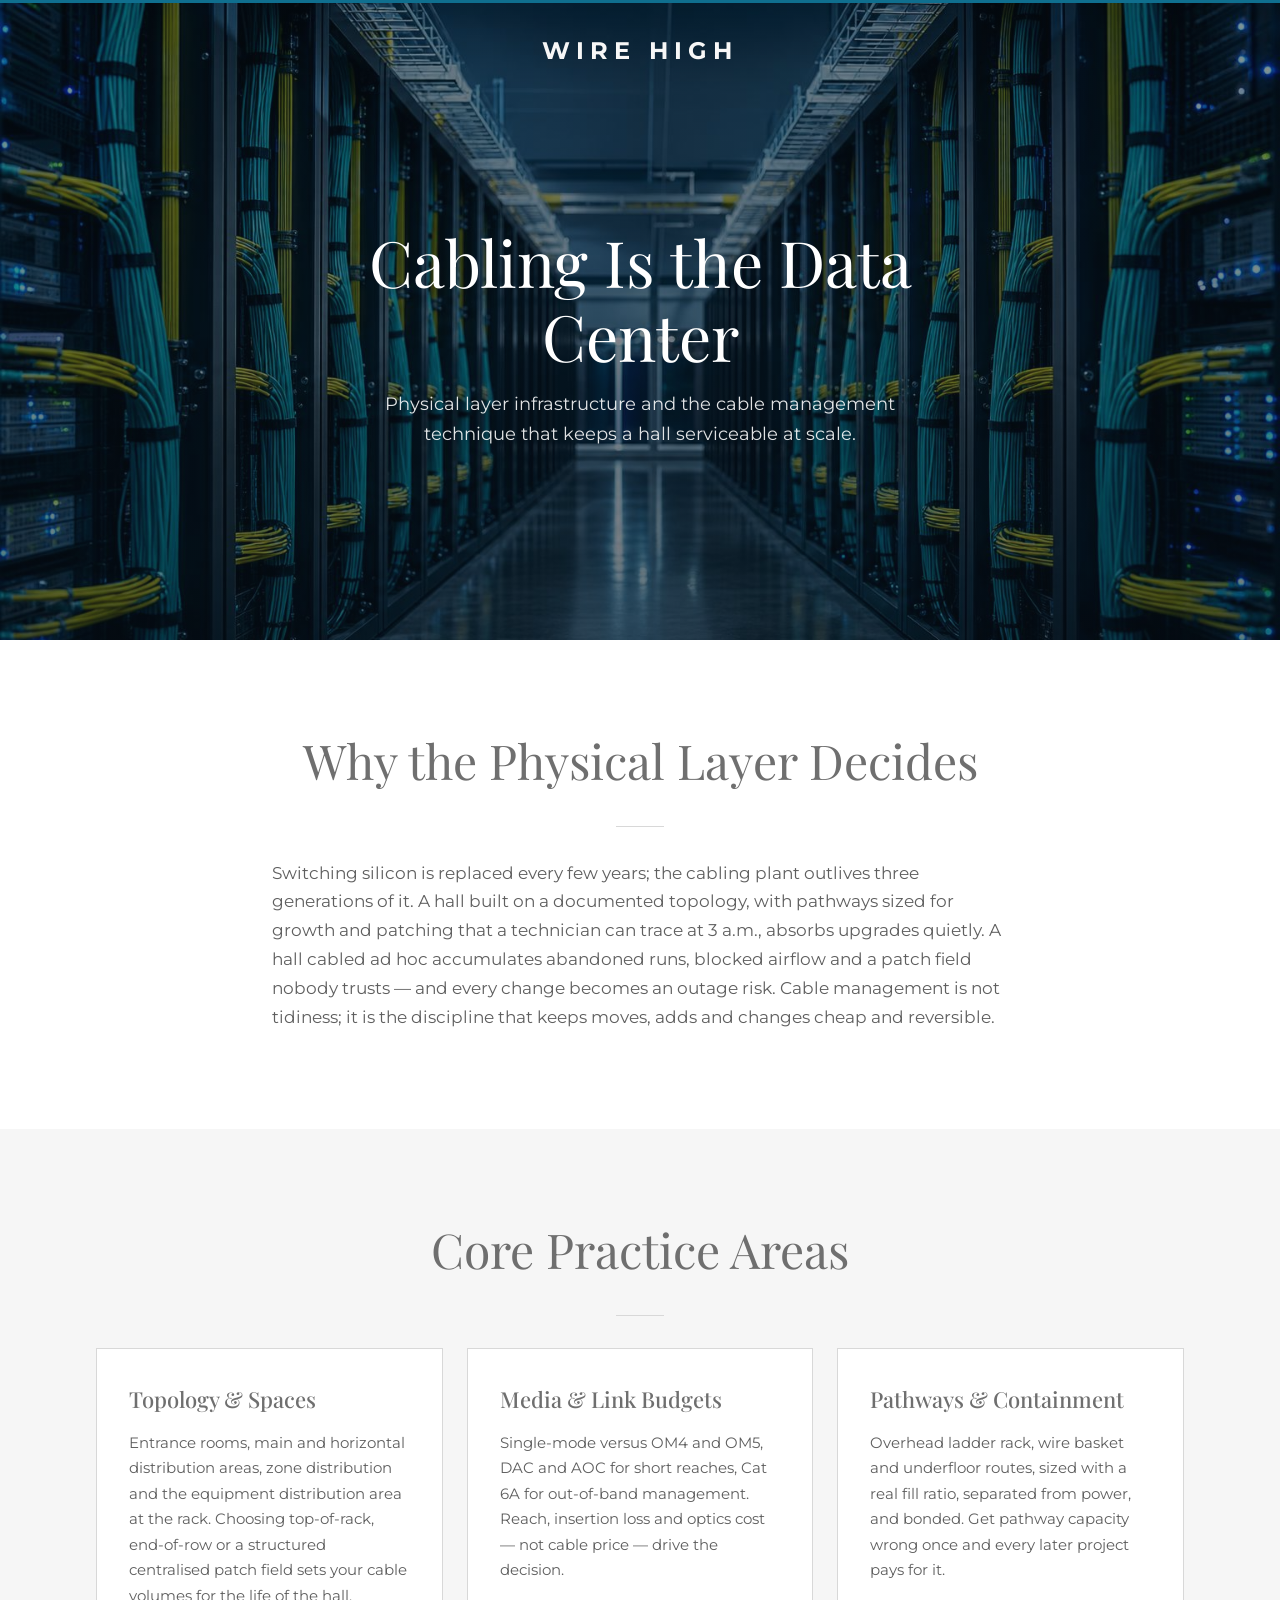
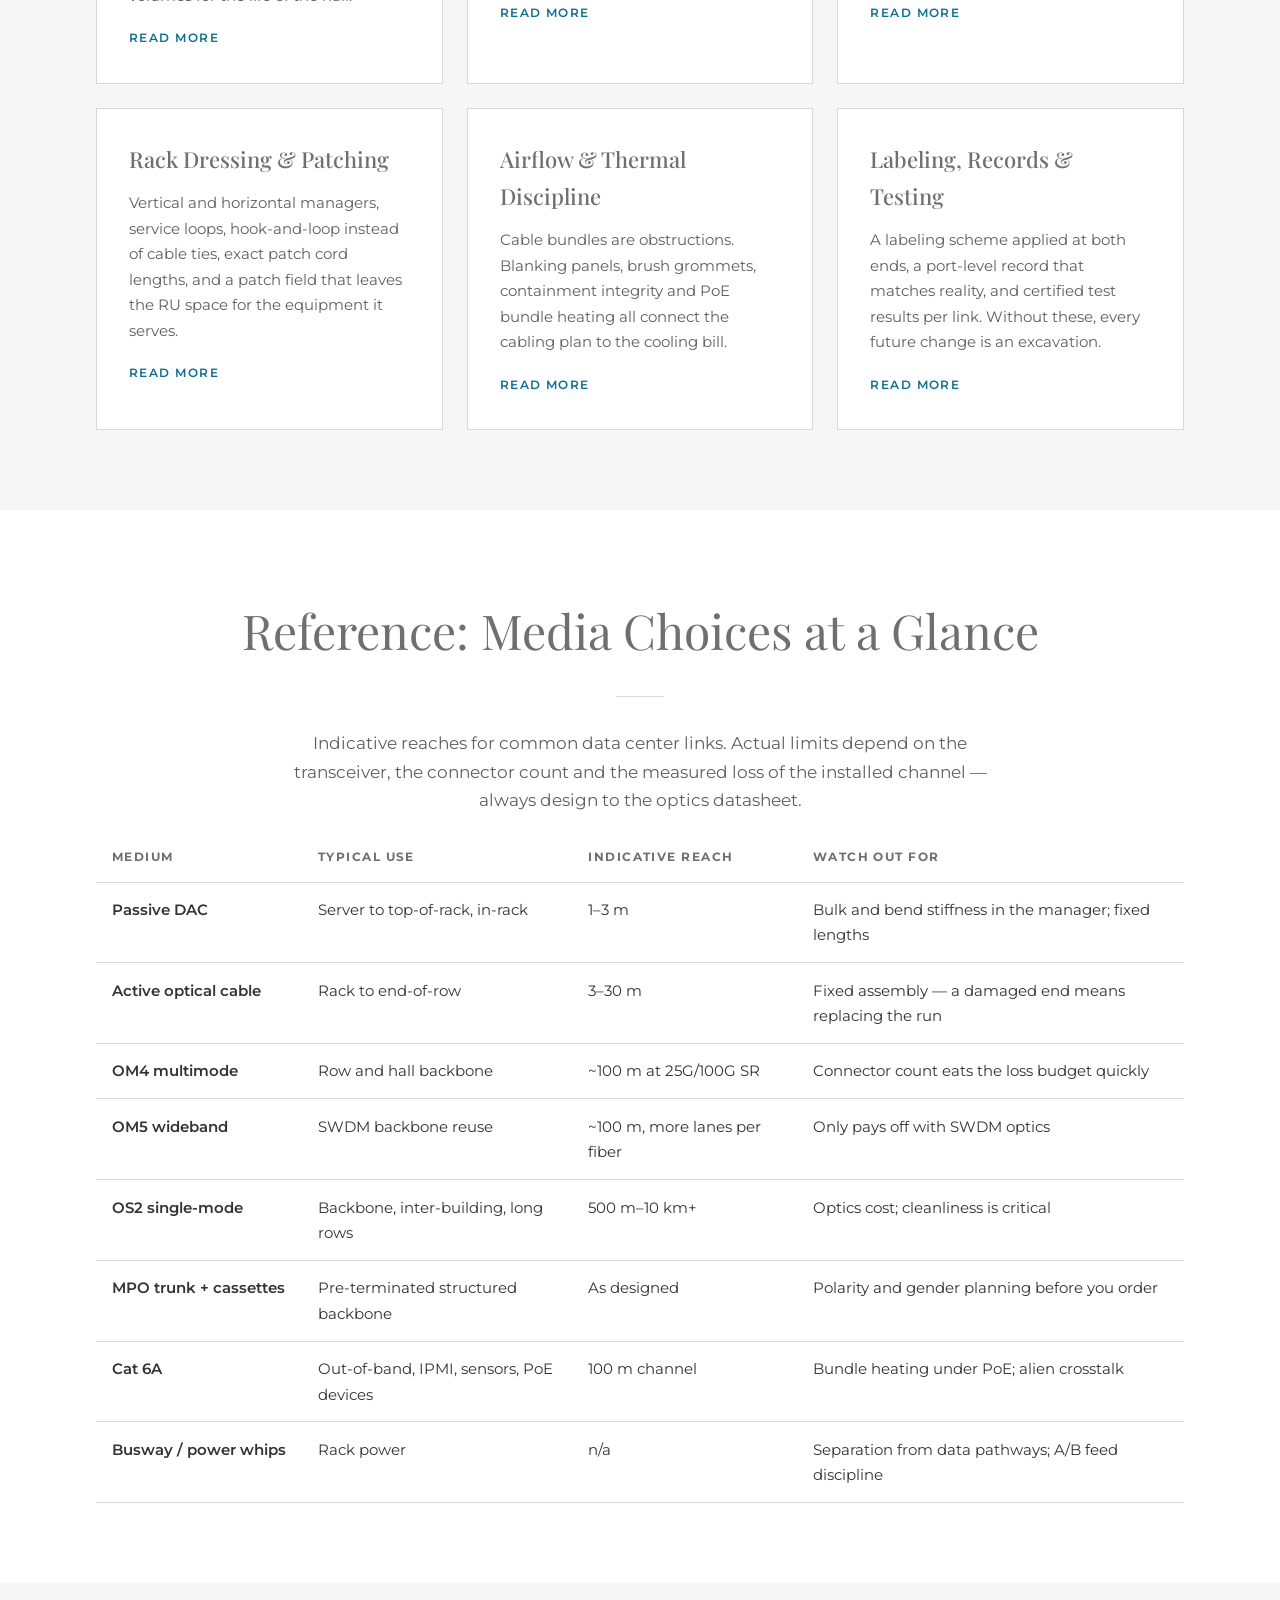
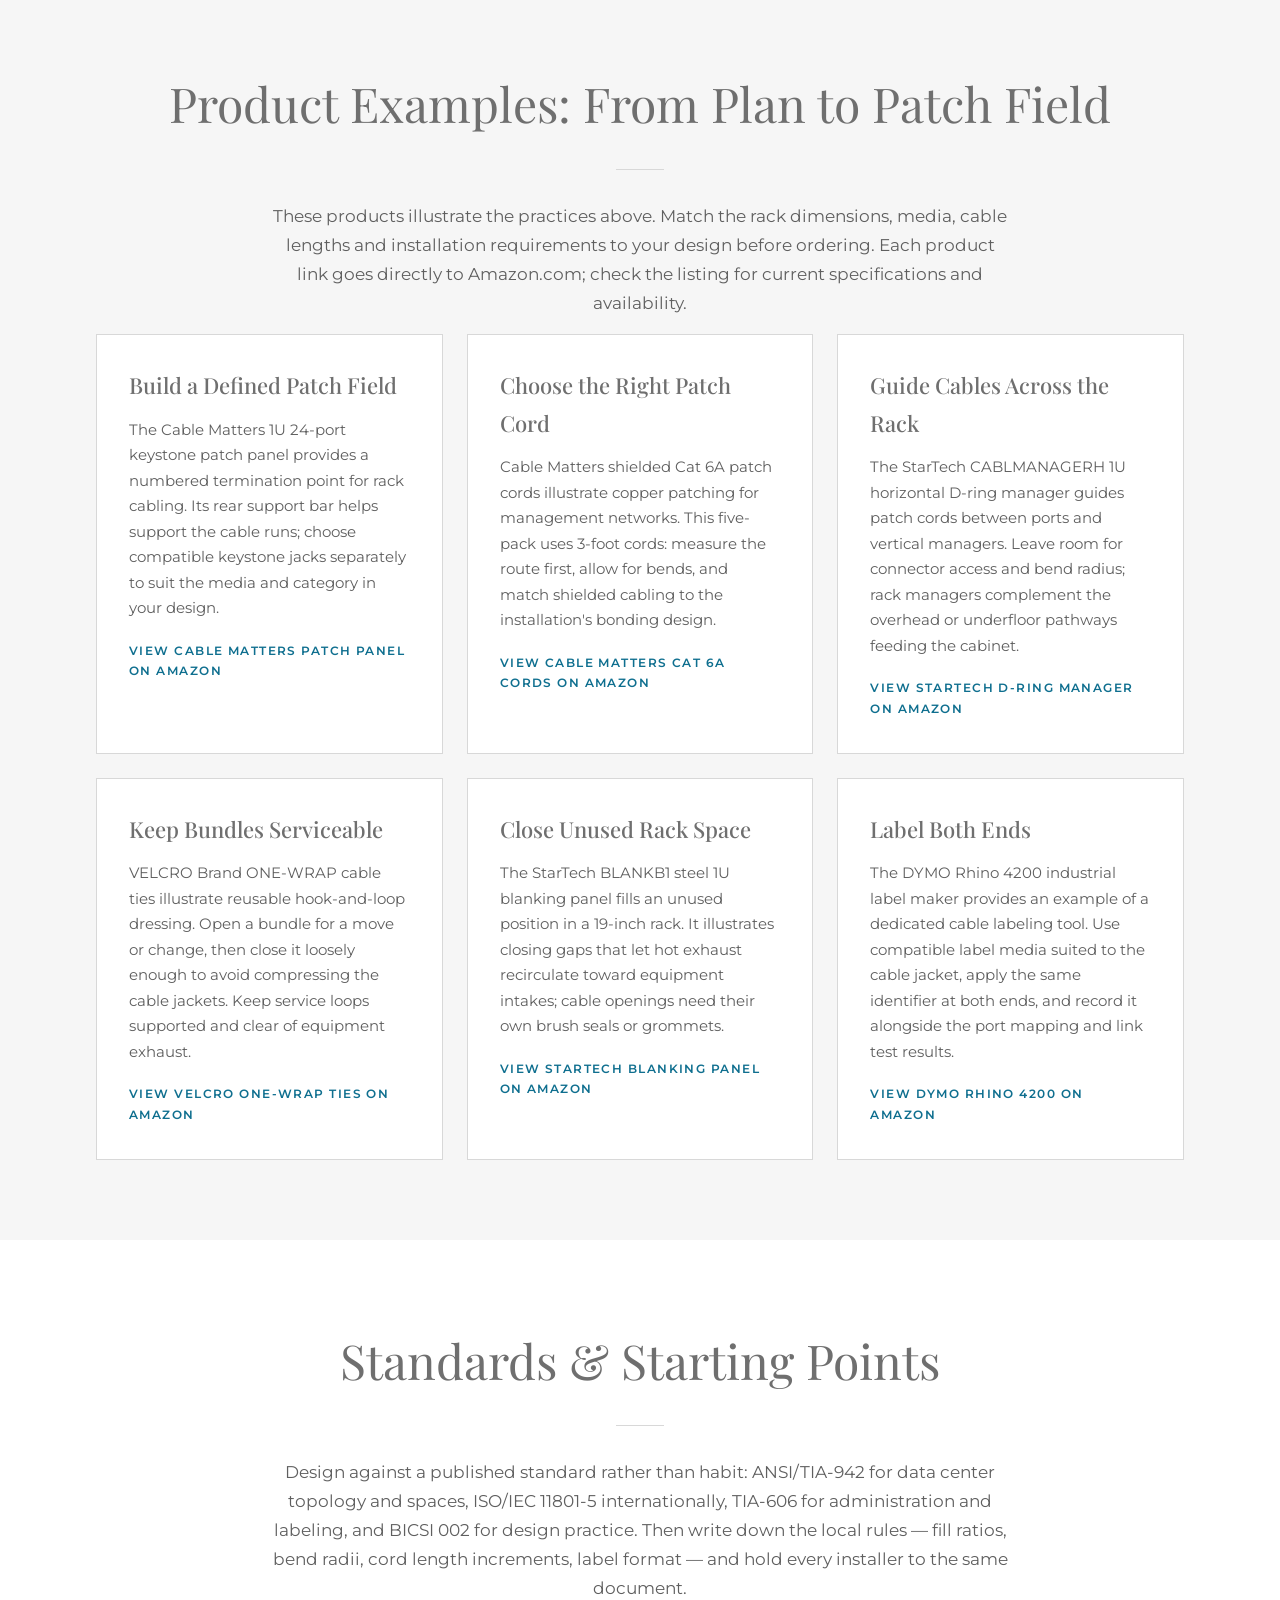
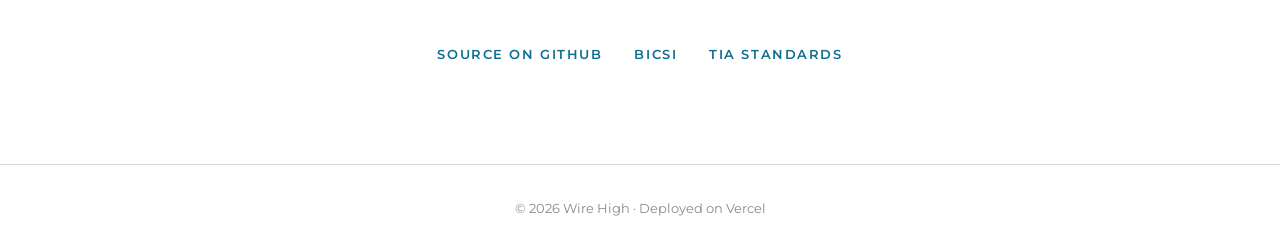
<file: index.html>
<!DOCTYPE html>
<html lang="en">
  <head>
    <meta charset="utf-8" />
    <meta name="viewport" content="width=device-width, initial-scale=1" />
    <title>Wire High — Data Center Cabling &amp; Cable Management</title>
    <meta
      name="description"
      content="Data center cabling infrastructure and cable management technique — topology, structured cabling media, pathways and containment, rack dressing, airflow, labeling and documentation, and acceptance testing."
    />
    <link rel="preconnect" href="https://fonts.googleapis.com" />
    <link rel="preconnect" href="https://fonts.gstatic.com" crossorigin />
    <link
      href="https://fonts.googleapis.com/css2?family=Playfair+Display:wght@400;500&family=Montserrat:wght@400;600;700&display=swap"
      rel="stylesheet"
    />
    <link rel="stylesheet" href="/styles.css" />
  </head>
  <body>
    <header class="hero">
      <nav class="wordmark"><a href="/">Wire High</a></nav>
      <h1>Cabling Is the Data Center</h1>
      <p class="hero-sub">
        Physical layer infrastructure and the cable management technique that keeps a hall serviceable at
        scale.
      </p>
    </header>

    <main>
      <section class="section">
        <h2>Why the Physical Layer Decides</h2>
        <span class="rule"></span>
        <p class="lede">
          Switching silicon is replaced every few years; the cabling plant outlives three generations of it.
          A hall built on a documented topology, with pathways sized for growth and patching that a
          technician can trace at 3 a.m., absorbs upgrades quietly. A hall cabled ad hoc accumulates
          abandoned runs, blocked airflow and a patch field nobody trusts — and every change becomes an
          outage risk. Cable management is not tidiness; it is the discipline that keeps moves, adds and
          changes cheap and reversible.
        </p>
      </section>

      <section class="section alt">
        <h2>Core Practice Areas</h2>
        <span class="rule"></span>
        <div class="grid">
          <article class="card">
            <h3><a href="/topics/topology">Topology &amp; Spaces</a></h3>
            <p>
              Entrance rooms, main and horizontal distribution areas, zone distribution and the equipment
              distribution area at the rack. Choosing top-of-rack, end-of-row or a structured centralised
              patch field sets your cable volumes for the life of the hall.
            </p>
            <a class="more" href="/topics/topology">Read more</a>
          </article>
          <article class="card">
            <h3><a href="/topics/media">Media &amp; Link Budgets</a></h3>
            <p>
              Single-mode versus OM4 and OM5, DAC and AOC for short reaches, Cat 6A for out-of-band
              management. Reach, insertion loss and optics cost — not cable price — drive the decision.
            </p>
            <a class="more" href="/topics/media">Read more</a>
          </article>
          <article class="card">
            <h3><a href="/topics/pathways">Pathways &amp; Containment</a></h3>
            <p>
              Overhead ladder rack, wire basket and underfloor routes, sized with a real fill ratio,
              separated from power, and bonded. Get pathway capacity wrong once and every later project
              pays for it.
            </p>
            <a class="more" href="/topics/pathways">Read more</a>
          </article>
          <article class="card">
            <h3><a href="/topics/rack-dressing">Rack Dressing &amp; Patching</a></h3>
            <p>
              Vertical and horizontal managers, service loops, hook-and-loop instead of cable ties, exact
              patch cord lengths, and a patch field that leaves the RU space for the equipment it serves.
            </p>
            <a class="more" href="/topics/rack-dressing">Read more</a>
          </article>
          <article class="card">
            <h3><a href="/topics/airflow">Airflow &amp; Thermal Discipline</a></h3>
            <p>
              Cable bundles are obstructions. Blanking panels, brush grommets, containment integrity and
              PoE bundle heating all connect the cabling plan to the cooling bill.
            </p>
            <a class="more" href="/topics/airflow">Read more</a>
          </article>
          <article class="card">
            <h3><a href="/topics/documentation">Labeling, Records &amp; Testing</a></h3>
            <p>
              A labeling scheme applied at both ends, a port-level record that matches reality, and
              certified test results per link. Without these, every future change is an excavation.
            </p>
            <a class="more" href="/topics/documentation">Read more</a>
          </article>
        </div>
      </section>

      <section class="section">
        <h2>Reference: Media Choices at a Glance</h2>
        <span class="rule"></span>
        <p class="lede center">
          Indicative reaches for common data center links. Actual limits depend on the transceiver, the
          connector count and the measured loss of the installed channel — always design to the optics
          datasheet.
        </p>
        <div class="table-wrap">
          <table>
            <thead>
              <tr>
                <th scope="col">Medium</th>
                <th scope="col">Typical use</th>
                <th scope="col">Indicative reach</th>
                <th scope="col">Watch out for</th>
              </tr>
            </thead>
            <tbody>
              <tr>
                <td>Passive DAC</td>
                <td>Server to top-of-rack, in-rack</td>
                <td>1–3 m</td>
                <td>Bulk and bend stiffness in the manager; fixed lengths</td>
              </tr>
              <tr>
                <td>Active optical cable</td>
                <td>Rack to end-of-row</td>
                <td>3–30 m</td>
                <td>Fixed assembly — a damaged end means replacing the run</td>
              </tr>
              <tr>
                <td>OM4 multimode</td>
                <td>Row and hall backbone</td>
                <td>~100 m at 25G/100G SR</td>
                <td>Connector count eats the loss budget quickly</td>
              </tr>
              <tr>
                <td>OM5 wideband</td>
                <td>SWDM backbone reuse</td>
                <td>~100 m, more lanes per fiber</td>
                <td>Only pays off with SWDM optics</td>
              </tr>
              <tr>
                <td>OS2 single-mode</td>
                <td>Backbone, inter-building, long rows</td>
                <td>500 m–10 km+</td>
                <td>Optics cost; cleanliness is critical</td>
              </tr>
              <tr>
                <td>MPO trunk + cassettes</td>
                <td>Pre-terminated structured backbone</td>
                <td>As designed</td>
                <td>Polarity and gender planning before you order</td>
              </tr>
              <tr>
                <td>Cat 6A</td>
                <td>Out-of-band, IPMI, sensors, PoE devices</td>
                <td>100 m channel</td>
                <td>Bundle heating under PoE; alien crosstalk</td>
              </tr>
              <tr>
                <td>Busway / power whips</td>
                <td>Rack power</td>
                <td>n/a</td>
                <td>Separation from data pathways; A/B feed discipline</td>
              </tr>
            </tbody>
          </table>
        </div>
      </section>

      <section class="section alt" id="product-examples">
        <h2>Product Examples: From Plan to Patch Field</h2>
        <span class="rule"></span>
        <p class="lede center">
          These products illustrate the practices above. Match the rack dimensions, media, cable
          lengths and installation requirements to your design before ordering. Each product link
          goes directly to Amazon.com; check the listing for current specifications and availability.
        </p>
        <div class="grid">
          <article class="card">
            <h3>Build a Defined Patch Field</h3>
            <p>
              The Cable Matters 1U 24-port keystone patch panel provides a numbered termination point
              for rack cabling. Its rear support bar helps support the cable runs; choose compatible
              keystone jacks separately to suit the media and category in your design.
            </p>
            <a class="more" href="https://www.amazon.com/dp/B0072JVT02">View Cable Matters patch panel on Amazon</a>
          </article>
          <article class="card">
            <h3>Choose the Right Patch Cord</h3>
            <p>
              Cable Matters shielded Cat 6A patch cords illustrate copper patching for management
              networks. This five-pack uses 3-foot cords: measure the route first, allow for bends,
              and match shielded cabling to the installation's bonding design.
            </p>
            <a class="more" href="https://www.amazon.com/dp/B00HEM57ZU">View Cable Matters Cat 6A cords on Amazon</a>
          </article>
          <article class="card">
            <h3>Guide Cables Across the Rack</h3>
            <p>
              The StarTech CABLMANAGERH 1U horizontal D-ring manager guides patch cords between
              ports and vertical managers. Leave room for connector access and bend radius; rack
              managers complement the overhead or underfloor pathways feeding the cabinet.
            </p>
            <a class="more" href="https://www.amazon.com/dp/B073X4PLG9">View StarTech D-ring manager on Amazon</a>
          </article>
          <article class="card">
            <h3>Keep Bundles Serviceable</h3>
            <p>
              VELCRO Brand ONE-WRAP cable ties illustrate reusable hook-and-loop dressing. Open a
              bundle for a move or change, then close it loosely enough to avoid compressing the
              cable jackets. Keep service loops supported and clear of equipment exhaust.
            </p>
            <a class="more" href="https://www.amazon.com/dp/B08BLCZDYL">View VELCRO ONE-WRAP ties on Amazon</a>
          </article>
          <article class="card">
            <h3>Close Unused Rack Space</h3>
            <p>
              The StarTech BLANKB1 steel 1U blanking panel fills an unused position in a 19-inch
              rack. It illustrates closing gaps that let hot exhaust recirculate toward equipment
              intakes; cable openings need their own brush seals or grommets.
            </p>
            <a class="more" href="https://www.amazon.com/dp/B003AVPUWY">View StarTech blanking panel on Amazon</a>
          </article>
          <article class="card">
            <h3>Label Both Ends</h3>
            <p>
              The DYMO Rhino 4200 industrial label maker provides an example of a dedicated cable
              labeling tool. Use compatible label media suited to the cable jacket, apply the same
              identifier at both ends, and record it alongside the port mapping and link test results.
            </p>
            <a class="more" href="https://www.amazon.com/dp/B005MR516Y">View DYMO Rhino 4200 on Amazon</a>
          </article>
        </div>
      </section>

      <section class="section">
        <h2>Standards &amp; Starting Points</h2>
        <span class="rule"></span>
        <p class="lede center">
          Design against a published standard rather than habit: ANSI/TIA-942 for data center topology and
          spaces, ISO/IEC 11801-5 internationally, TIA-606 for administration and labeling, and BICSI 002
          for design practice. Then write down the local rules — fill ratios, bend radii, cord length
          increments, label format — and hold every installer to the same document.
        </p>
        <p class="links">
          <a href="https://github.com/kcmacneil/wirehigh.net-site">Source on GitHub</a>
          <a href="https://www.bicsi.org/">BICSI</a>
          <a href="https://tiaonline.org/what-we-do/standards/">TIA standards</a>
        </p>
      </section>
    </main>

    <footer>
      <p>&copy; 2026 Wire High · Deployed on Vercel</p>
    </footer>
  </body>
</html>
</file>
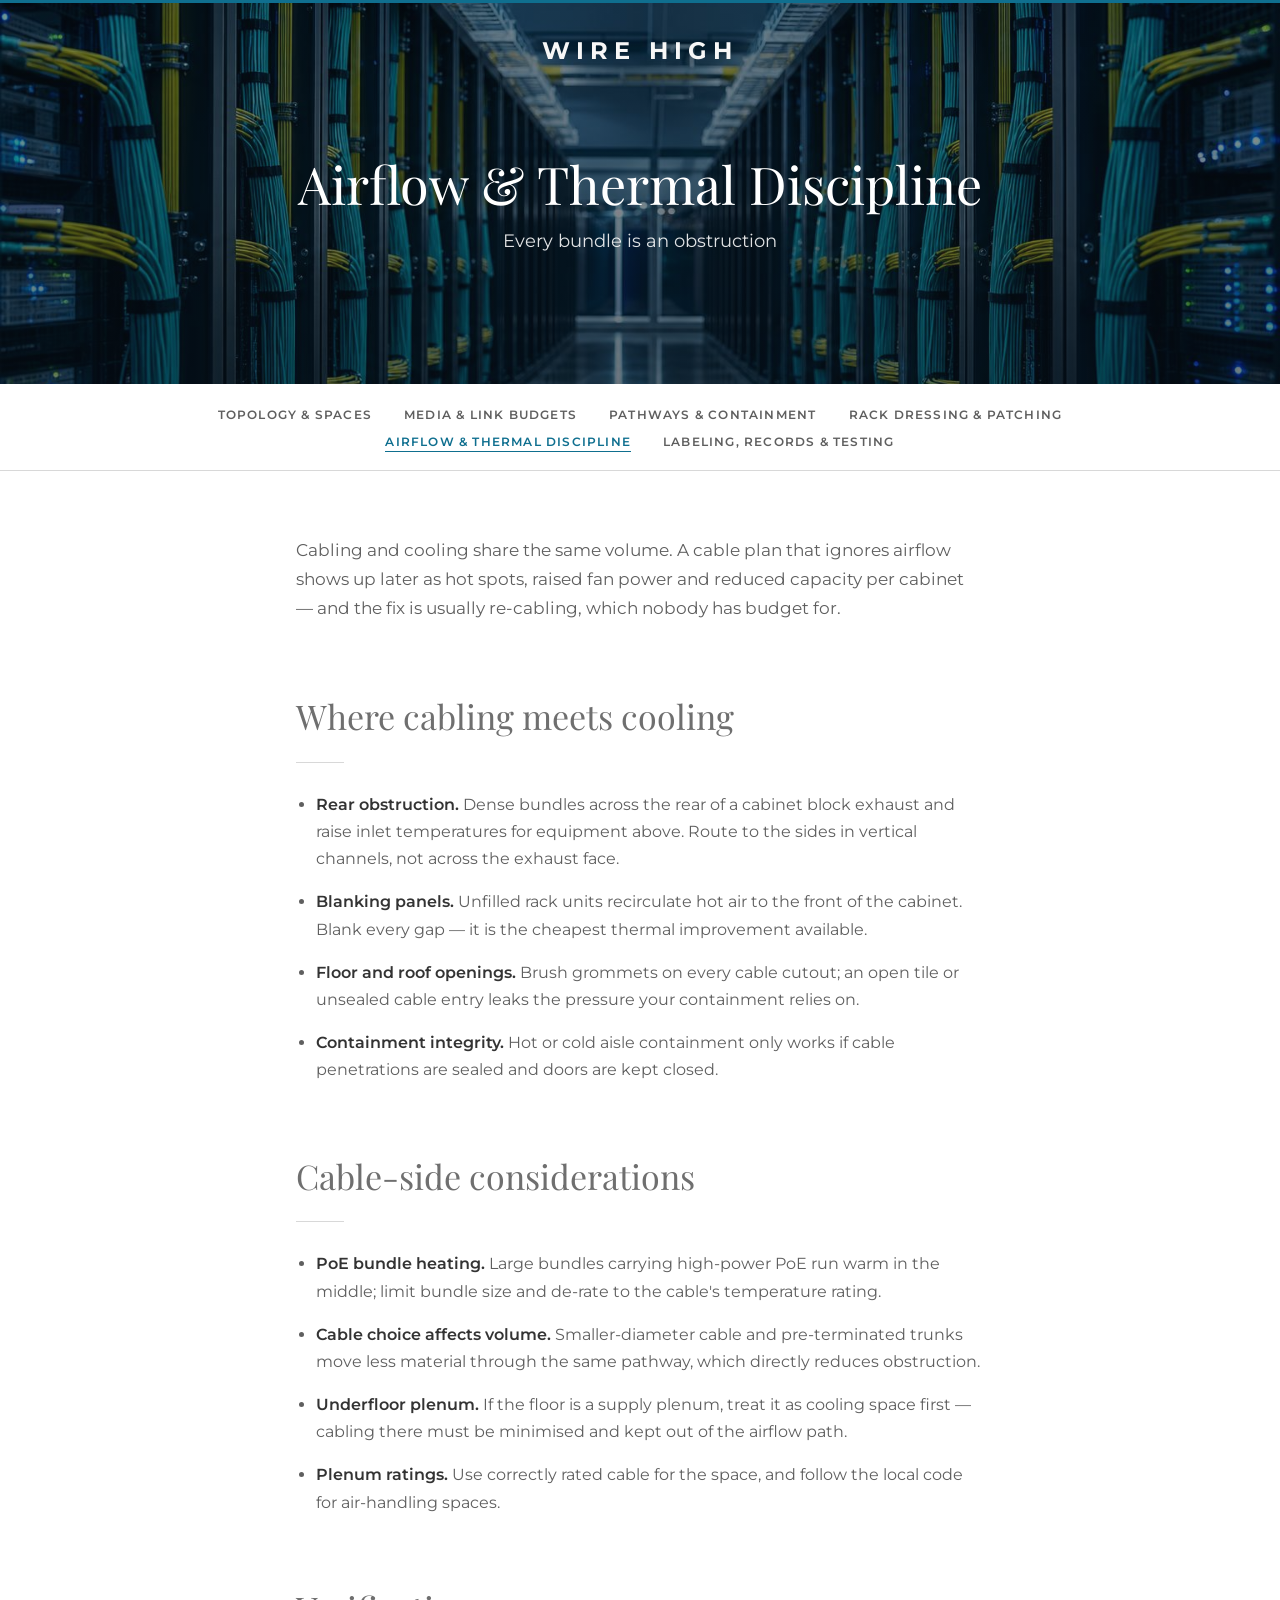
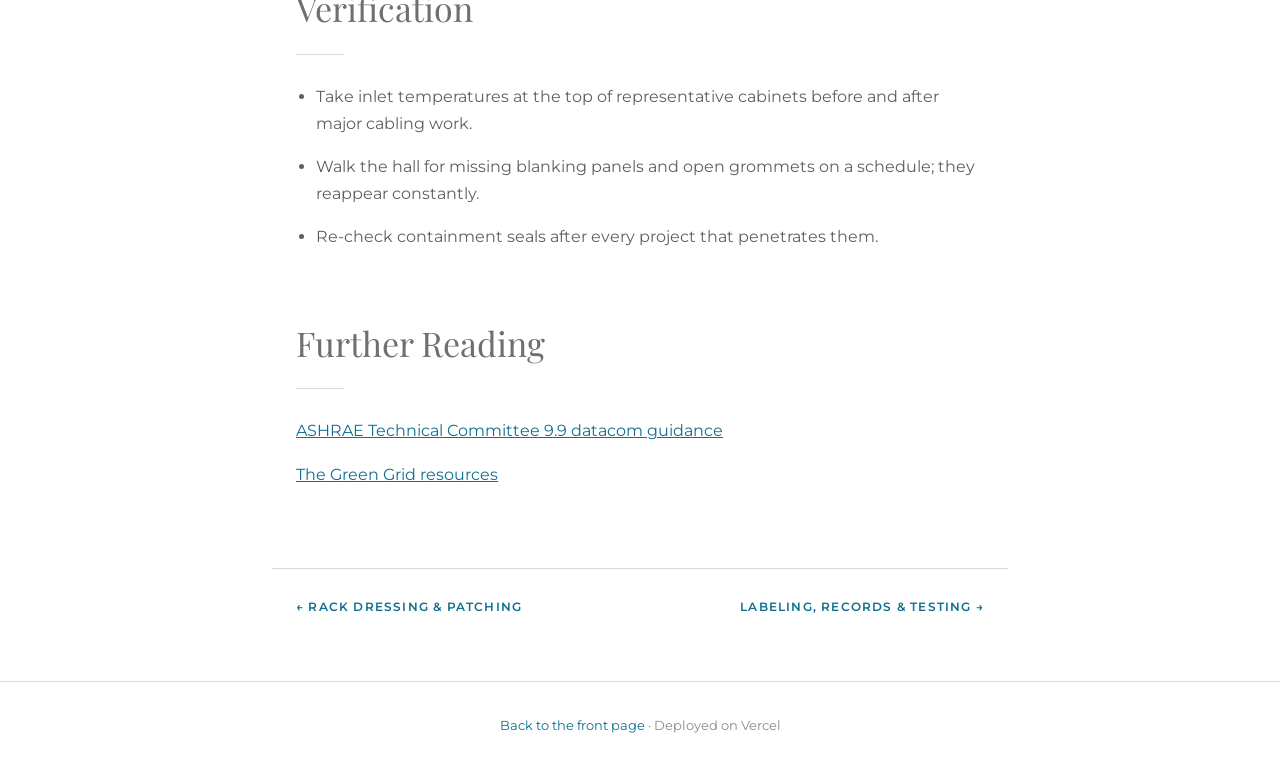
<file: topics/airflow.html>
<!DOCTYPE html>
<html lang="en">
  <head>
    <meta charset="utf-8" />
    <meta name="viewport" content="width=device-width, initial-scale=1" />
    <title>Airflow & Thermal Discipline — Wire High</title>
    <meta name="description" content="Every bundle is an obstruction." />
    <link rel="preconnect" href="https://fonts.googleapis.com" />
    <link rel="preconnect" href="https://fonts.gstatic.com" crossorigin />
    <link
      href="https://fonts.googleapis.com/css2?family=Playfair+Display:wght@400;500&family=Montserrat:wght@400;600;700&display=swap"
      rel="stylesheet"
    />
    <link rel="stylesheet" href="/styles.css" />
  </head>
  <body>
    <header class="hero hero-compact">
      <nav class="wordmark"><a href="/">Wire High</a></nav>
      <h1>Airflow &amp; Thermal Discipline</h1>
      <p class="hero-sub">Every bundle is an obstruction</p>
    </header>

    <nav class="topics-nav" aria-label="Topics">
      <ul>
        <li><a href="/topics/topology">Topology &amp; Spaces</a></li>
        <li><a href="/topics/media">Media &amp; Link Budgets</a></li>
        <li><a href="/topics/pathways">Pathways &amp; Containment</a></li>
        <li><a href="/topics/rack-dressing">Rack Dressing &amp; Patching</a></li>
        <li><a href="/topics/airflow" class="current">Airflow &amp; Thermal Discipline</a></li>
        <li><a href="/topics/documentation">Labeling, Records &amp; Testing</a></li>
      </ul>
    </nav>

    <main>
      <section class="prose">
        <p class="lede">Cabling and cooling share the same volume. A cable plan that ignores airflow shows up later as hot spots, raised fan power and reduced capacity per cabinet — and the fix is usually re-cabling, which nobody has budget for.</p>
      </section>

      <section class="prose">
        <h2>Where cabling meets cooling</h2>
        <span class="rule"></span>
        <ul class="detail">
          <li><strong>Rear obstruction.</strong> Dense bundles across the rear of a cabinet block exhaust and raise inlet temperatures for equipment above. Route to the sides in vertical channels, not across the exhaust face.</li>
          <li><strong>Blanking panels.</strong> Unfilled rack units recirculate hot air to the front of the cabinet. Blank every gap — it is the cheapest thermal improvement available.</li>
          <li><strong>Floor and roof openings.</strong> Brush grommets on every cable cutout; an open tile or unsealed cable entry leaks the pressure your containment relies on.</li>
          <li><strong>Containment integrity.</strong> Hot or cold aisle containment only works if cable penetrations are sealed and doors are kept closed.</li>
        </ul>
      </section>

      <section class="prose">
        <h2>Cable-side considerations</h2>
        <span class="rule"></span>
        <ul class="detail">
          <li><strong>PoE bundle heating.</strong> Large bundles carrying high-power PoE run warm in the middle; limit bundle size and de-rate to the cable's temperature rating.</li>
          <li><strong>Cable choice affects volume.</strong> Smaller-diameter cable and pre-terminated trunks move less material through the same pathway, which directly reduces obstruction.</li>
          <li><strong>Underfloor plenum.</strong> If the floor is a supply plenum, treat it as cooling space first — cabling there must be minimised and kept out of the airflow path.</li>
          <li><strong>Plenum ratings.</strong> Use correctly rated cable for the space, and follow the local code for air-handling spaces.</li>
        </ul>
      </section>

      <section class="prose">
        <h2>Verification</h2>
        <span class="rule"></span>
        <ul class="detail">
          <li>Take inlet temperatures at the top of representative cabinets before and after major cabling work.</li>
          <li>Walk the hall for missing blanking panels and open grommets on a schedule; they reappear constantly.</li>
          <li>Re-check containment seals after every project that penetrates them.</li>
        </ul>
      </section>

      <section class="prose">
        <h2>Further Reading</h2>
        <span class="rule"></span>
        <ul class="detail plain">
          <li><a href="https://www.ashrae.org/technical-resources">ASHRAE Technical Committee 9.9 datacom guidance</a></li>
          <li><a href="https://www.thegreengrid.org/">The Green Grid resources</a></li>
        </ul>
      </section>

      <nav class="pager" aria-label="Other topics">
        <a class="prev" href="/topics/rack-dressing">&larr; Rack Dressing &amp; Patching</a>
        <a class="next" href="/topics/documentation">Labeling, Records &amp; Testing &rarr;</a>
      </nav>
    </main>

    <footer>
      <p><a href="/">Back to the front page</a> · Deployed on Vercel</p>
    </footer>
  </body>
</html>
</file>
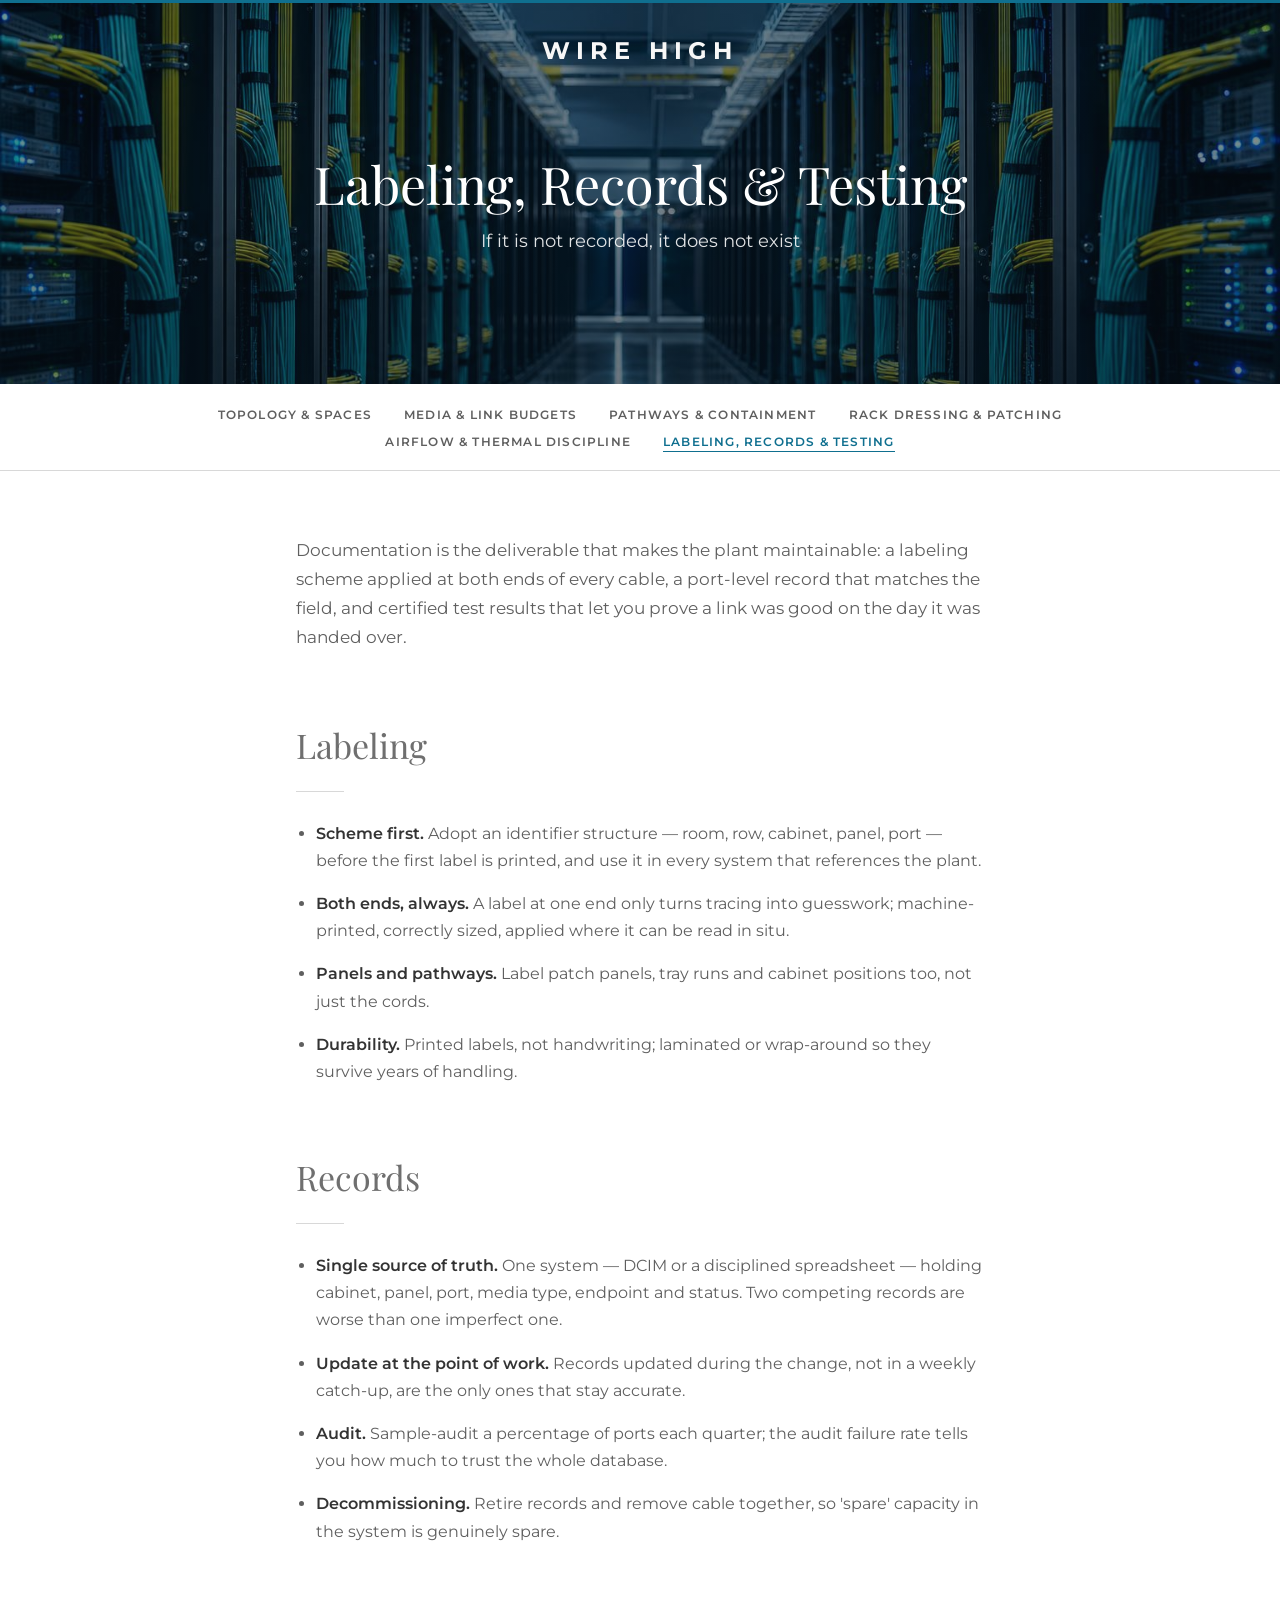
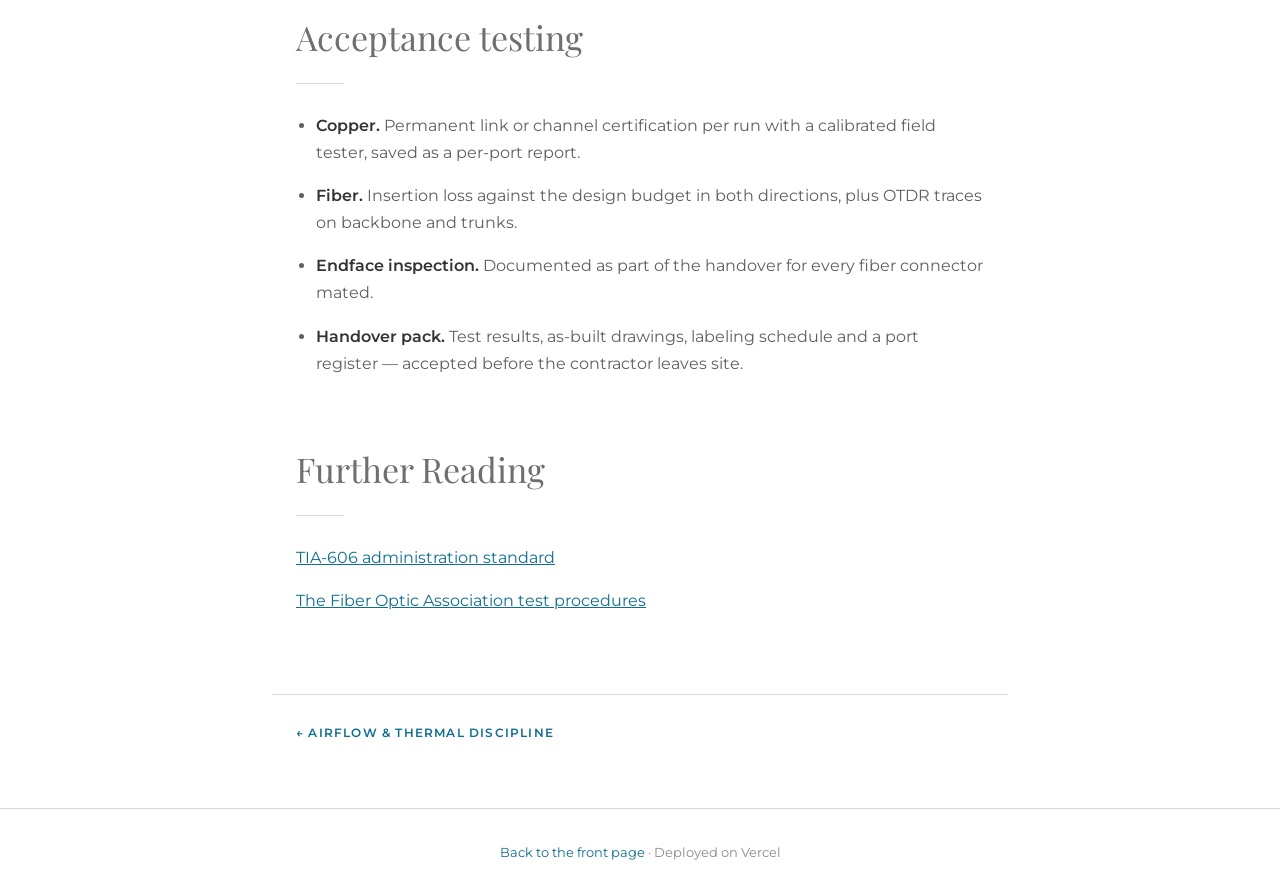
<file: topics/documentation.html>
<!DOCTYPE html>
<html lang="en">
  <head>
    <meta charset="utf-8" />
    <meta name="viewport" content="width=device-width, initial-scale=1" />
    <title>Labeling, Records & Testing — Wire High</title>
    <meta name="description" content="If it is not recorded, it does not exist." />
    <link rel="preconnect" href="https://fonts.googleapis.com" />
    <link rel="preconnect" href="https://fonts.gstatic.com" crossorigin />
    <link
      href="https://fonts.googleapis.com/css2?family=Playfair+Display:wght@400;500&family=Montserrat:wght@400;600;700&display=swap"
      rel="stylesheet"
    />
    <link rel="stylesheet" href="/styles.css" />
  </head>
  <body>
    <header class="hero hero-compact">
      <nav class="wordmark"><a href="/">Wire High</a></nav>
      <h1>Labeling, Records &amp; Testing</h1>
      <p class="hero-sub">If it is not recorded, it does not exist</p>
    </header>

    <nav class="topics-nav" aria-label="Topics">
      <ul>
        <li><a href="/topics/topology">Topology &amp; Spaces</a></li>
        <li><a href="/topics/media">Media &amp; Link Budgets</a></li>
        <li><a href="/topics/pathways">Pathways &amp; Containment</a></li>
        <li><a href="/topics/rack-dressing">Rack Dressing &amp; Patching</a></li>
        <li><a href="/topics/airflow">Airflow &amp; Thermal Discipline</a></li>
        <li><a href="/topics/documentation" class="current">Labeling, Records &amp; Testing</a></li>
      </ul>
    </nav>

    <main>
      <section class="prose">
        <p class="lede">Documentation is the deliverable that makes the plant maintainable: a labeling scheme applied at both ends of every cable, a port-level record that matches the field, and certified test results that let you prove a link was good on the day it was handed over.</p>
      </section>

      <section class="prose">
        <h2>Labeling</h2>
        <span class="rule"></span>
        <ul class="detail">
          <li><strong>Scheme first.</strong> Adopt an identifier structure — room, row, cabinet, panel, port — before the first label is printed, and use it in every system that references the plant.</li>
          <li><strong>Both ends, always.</strong> A label at one end only turns tracing into guesswork; machine-printed, correctly sized, applied where it can be read in situ.</li>
          <li><strong>Panels and pathways.</strong> Label patch panels, tray runs and cabinet positions too, not just the cords.</li>
          <li><strong>Durability.</strong> Printed labels, not handwriting; laminated or wrap-around so they survive years of handling.</li>
        </ul>
      </section>

      <section class="prose">
        <h2>Records</h2>
        <span class="rule"></span>
        <ul class="detail">
          <li><strong>Single source of truth.</strong> One system — DCIM or a disciplined spreadsheet — holding cabinet, panel, port, media type, endpoint and status. Two competing records are worse than one imperfect one.</li>
          <li><strong>Update at the point of work.</strong> Records updated during the change, not in a weekly catch-up, are the only ones that stay accurate.</li>
          <li><strong>Audit.</strong> Sample-audit a percentage of ports each quarter; the audit failure rate tells you how much to trust the whole database.</li>
          <li><strong>Decommissioning.</strong> Retire records and remove cable together, so 'spare' capacity in the system is genuinely spare.</li>
        </ul>
      </section>

      <section class="prose">
        <h2>Acceptance testing</h2>
        <span class="rule"></span>
        <ul class="detail">
          <li><strong>Copper.</strong> Permanent link or channel certification per run with a calibrated field tester, saved as a per-port report.</li>
          <li><strong>Fiber.</strong> Insertion loss against the design budget in both directions, plus OTDR traces on backbone and trunks.</li>
          <li><strong>Endface inspection.</strong> Documented as part of the handover for every fiber connector mated.</li>
          <li><strong>Handover pack.</strong> Test results, as-built drawings, labeling schedule and a port register — accepted before the contractor leaves site.</li>
        </ul>
      </section>

      <section class="prose">
        <h2>Further Reading</h2>
        <span class="rule"></span>
        <ul class="detail plain">
          <li><a href="https://tiaonline.org/what-we-do/standards/">TIA-606 administration standard</a></li>
          <li><a href="https://www.thefoa.org/tech/">The Fiber Optic Association test procedures</a></li>
        </ul>
      </section>

      <nav class="pager" aria-label="Other topics">
        <a class="prev" href="/topics/airflow">&larr; Airflow &amp; Thermal Discipline</a>
      </nav>
    </main>

    <footer>
      <p><a href="/">Back to the front page</a> · Deployed on Vercel</p>
    </footer>
  </body>
</html>
</file>
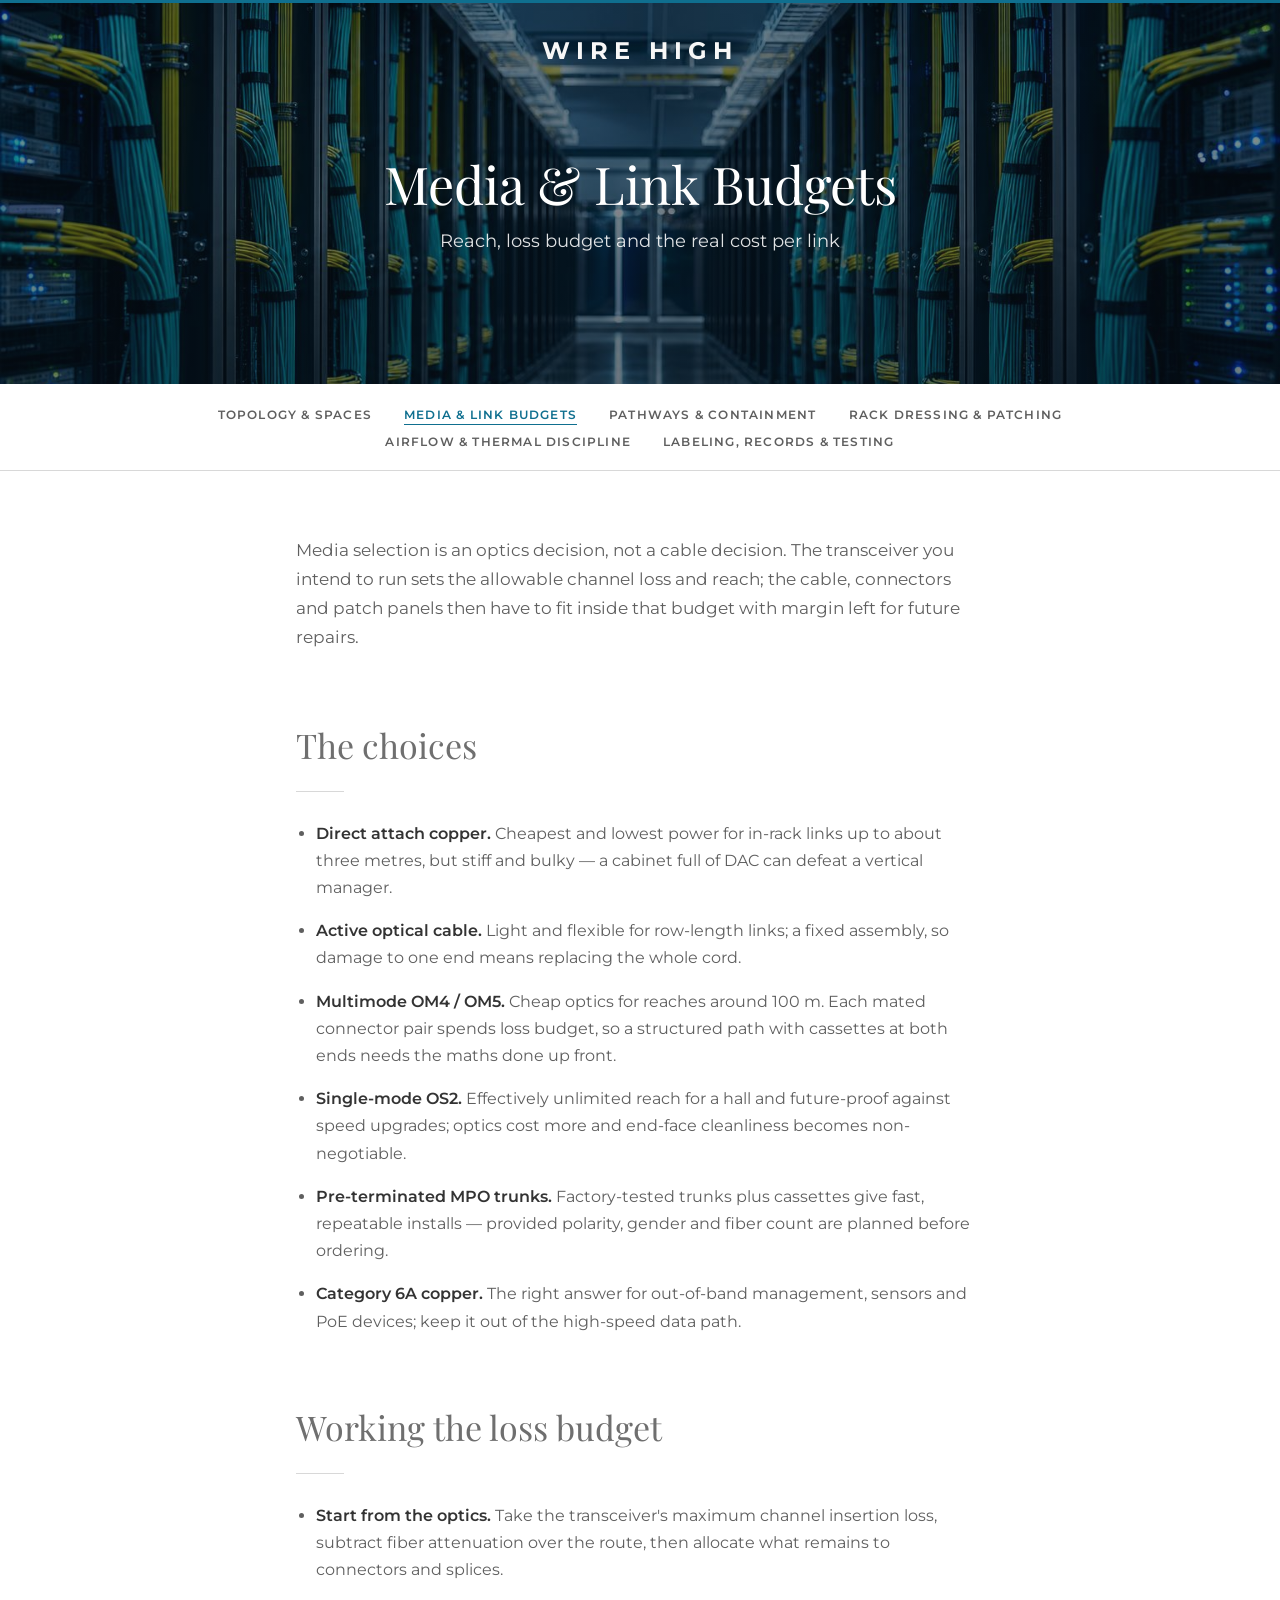
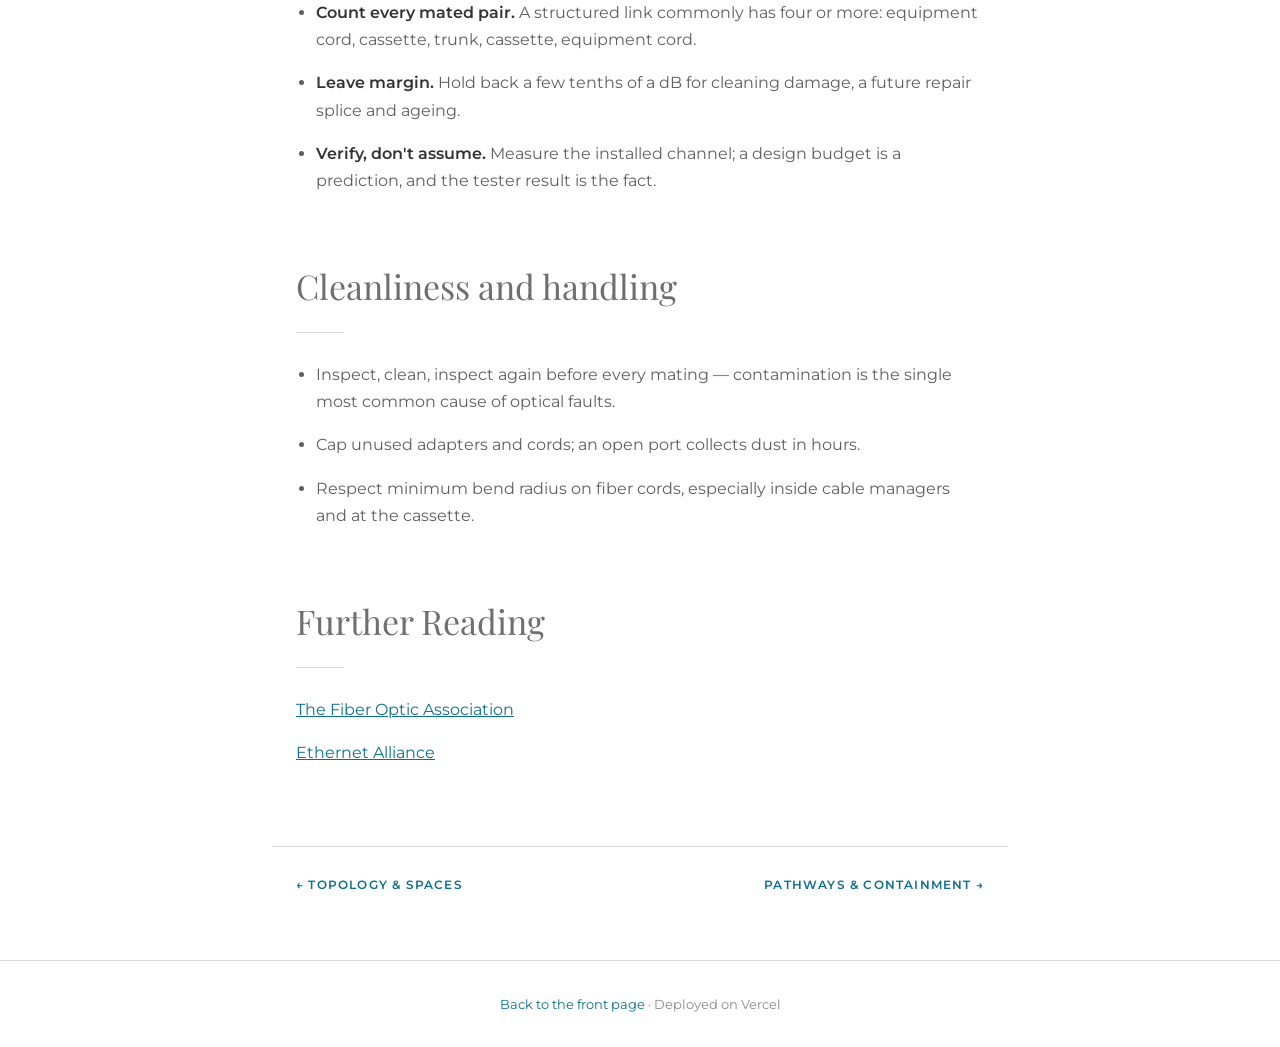
<file: topics/media.html>
<!DOCTYPE html>
<html lang="en">
  <head>
    <meta charset="utf-8" />
    <meta name="viewport" content="width=device-width, initial-scale=1" />
    <title>Media & Link Budgets — Wire High</title>
    <meta name="description" content="Reach, loss budget and the real cost per link." />
    <link rel="preconnect" href="https://fonts.googleapis.com" />
    <link rel="preconnect" href="https://fonts.gstatic.com" crossorigin />
    <link
      href="https://fonts.googleapis.com/css2?family=Playfair+Display:wght@400;500&family=Montserrat:wght@400;600;700&display=swap"
      rel="stylesheet"
    />
    <link rel="stylesheet" href="/styles.css" />
  </head>
  <body>
    <header class="hero hero-compact">
      <nav class="wordmark"><a href="/">Wire High</a></nav>
      <h1>Media &amp; Link Budgets</h1>
      <p class="hero-sub">Reach, loss budget and the real cost per link</p>
    </header>

    <nav class="topics-nav" aria-label="Topics">
      <ul>
        <li><a href="/topics/topology">Topology &amp; Spaces</a></li>
        <li><a href="/topics/media" class="current">Media &amp; Link Budgets</a></li>
        <li><a href="/topics/pathways">Pathways &amp; Containment</a></li>
        <li><a href="/topics/rack-dressing">Rack Dressing &amp; Patching</a></li>
        <li><a href="/topics/airflow">Airflow &amp; Thermal Discipline</a></li>
        <li><a href="/topics/documentation">Labeling, Records &amp; Testing</a></li>
      </ul>
    </nav>

    <main>
      <section class="prose">
        <p class="lede">Media selection is an optics decision, not a cable decision. The transceiver you intend to run sets the allowable channel loss and reach; the cable, connectors and patch panels then have to fit inside that budget with margin left for future repairs.</p>
      </section>

      <section class="prose">
        <h2>The choices</h2>
        <span class="rule"></span>
        <ul class="detail">
          <li><strong>Direct attach copper.</strong> Cheapest and lowest power for in-rack links up to about three metres, but stiff and bulky — a cabinet full of DAC can defeat a vertical manager.</li>
          <li><strong>Active optical cable.</strong> Light and flexible for row-length links; a fixed assembly, so damage to one end means replacing the whole cord.</li>
          <li><strong>Multimode OM4 / OM5.</strong> Cheap optics for reaches around 100 m. Each mated connector pair spends loss budget, so a structured path with cassettes at both ends needs the maths done up front.</li>
          <li><strong>Single-mode OS2.</strong> Effectively unlimited reach for a hall and future-proof against speed upgrades; optics cost more and end-face cleanliness becomes non-negotiable.</li>
          <li><strong>Pre-terminated MPO trunks.</strong> Factory-tested trunks plus cassettes give fast, repeatable installs — provided polarity, gender and fiber count are planned before ordering.</li>
          <li><strong>Category 6A copper.</strong> The right answer for out-of-band management, sensors and PoE devices; keep it out of the high-speed data path.</li>
        </ul>
      </section>

      <section class="prose">
        <h2>Working the loss budget</h2>
        <span class="rule"></span>
        <ul class="detail">
          <li><strong>Start from the optics.</strong> Take the transceiver's maximum channel insertion loss, subtract fiber attenuation over the route, then allocate what remains to connectors and splices.</li>
          <li><strong>Count every mated pair.</strong> A structured link commonly has four or more: equipment cord, cassette, trunk, cassette, equipment cord.</li>
          <li><strong>Leave margin.</strong> Hold back a few tenths of a dB for cleaning damage, a future repair splice and ageing.</li>
          <li><strong>Verify, don't assume.</strong> Measure the installed channel; a design budget is a prediction, and the tester result is the fact.</li>
        </ul>
      </section>

      <section class="prose">
        <h2>Cleanliness and handling</h2>
        <span class="rule"></span>
        <ul class="detail">
          <li>Inspect, clean, inspect again before every mating — contamination is the single most common cause of optical faults.</li>
          <li>Cap unused adapters and cords; an open port collects dust in hours.</li>
          <li>Respect minimum bend radius on fiber cords, especially inside cable managers and at the cassette.</li>
        </ul>
      </section>

      <section class="prose">
        <h2>Further Reading</h2>
        <span class="rule"></span>
        <ul class="detail plain">
          <li><a href="https://www.thefoa.org/">The Fiber Optic Association</a></li>
          <li><a href="https://ethernetalliance.org/">Ethernet Alliance</a></li>
        </ul>
      </section>

      <nav class="pager" aria-label="Other topics">
        <a class="prev" href="/topics/topology">&larr; Topology &amp; Spaces</a>
        <a class="next" href="/topics/pathways">Pathways &amp; Containment &rarr;</a>
      </nav>
    </main>

    <footer>
      <p><a href="/">Back to the front page</a> · Deployed on Vercel</p>
    </footer>
  </body>
</html>
</file>
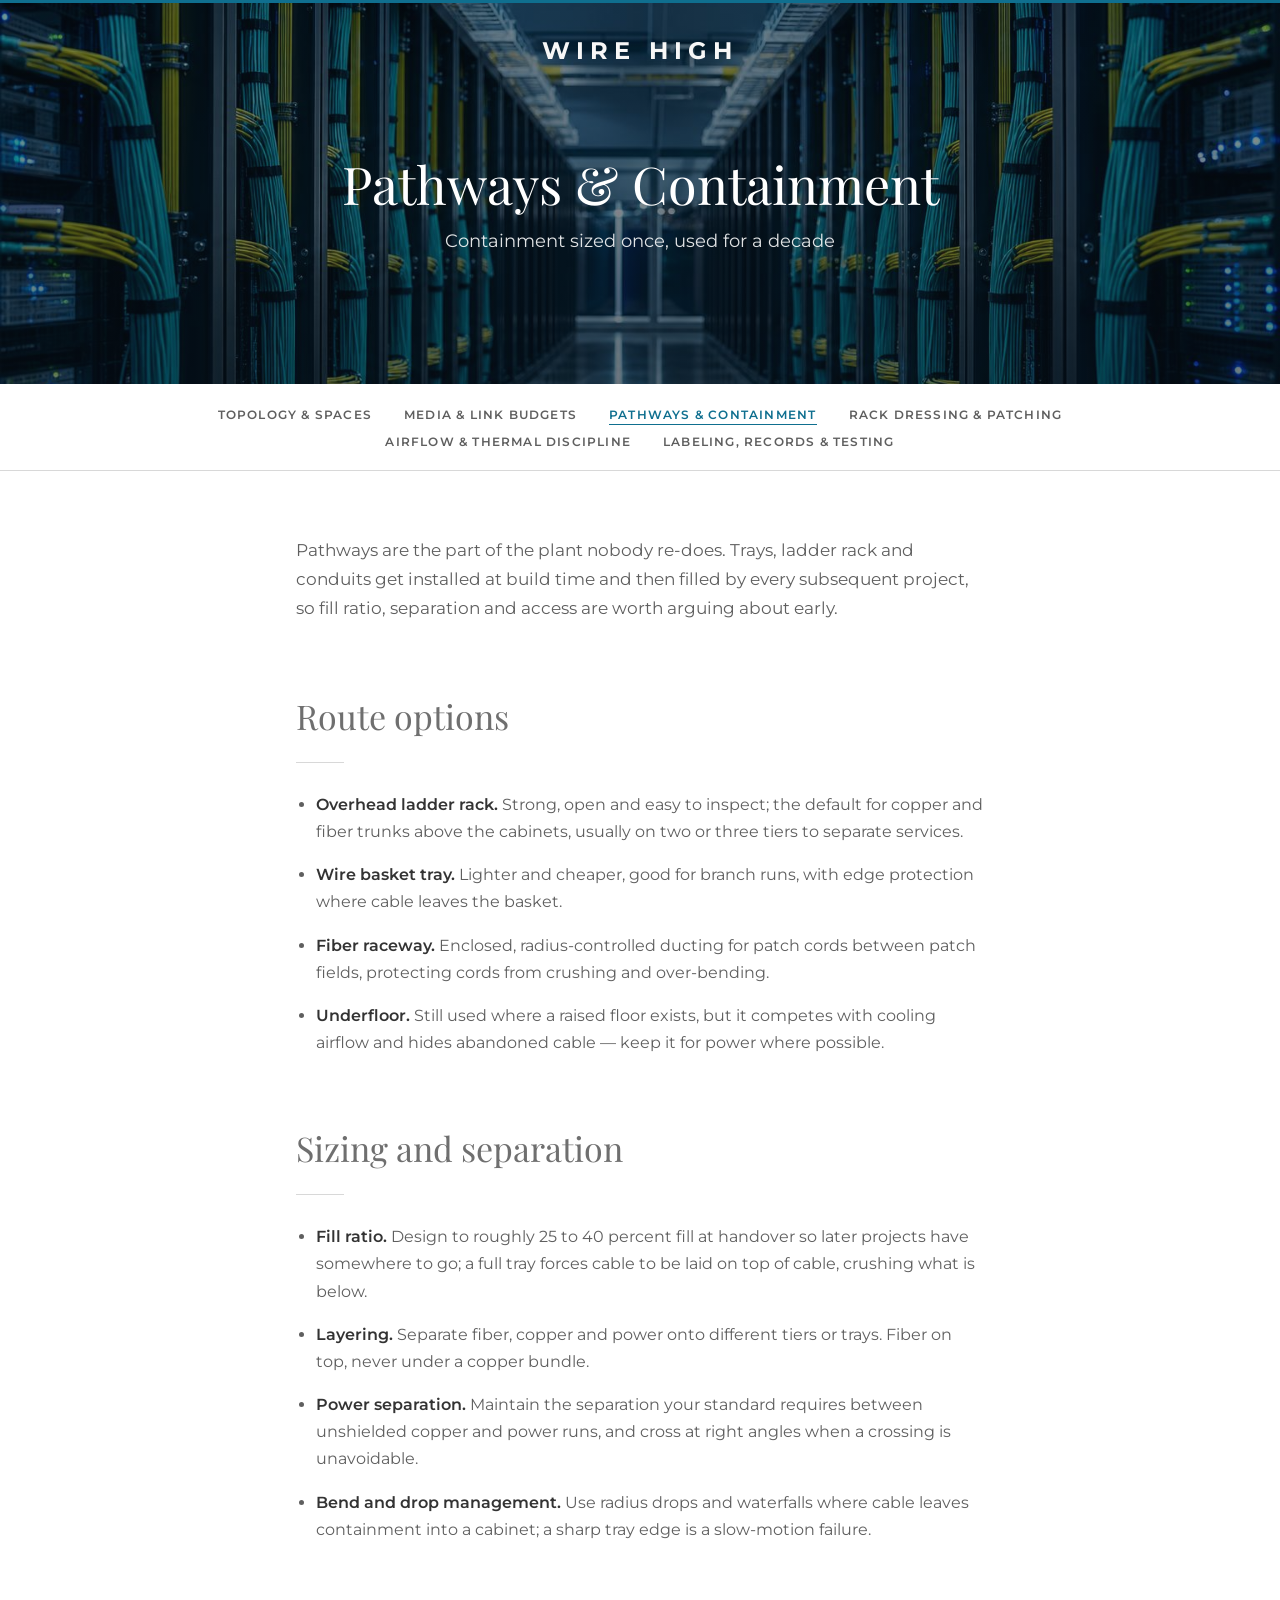
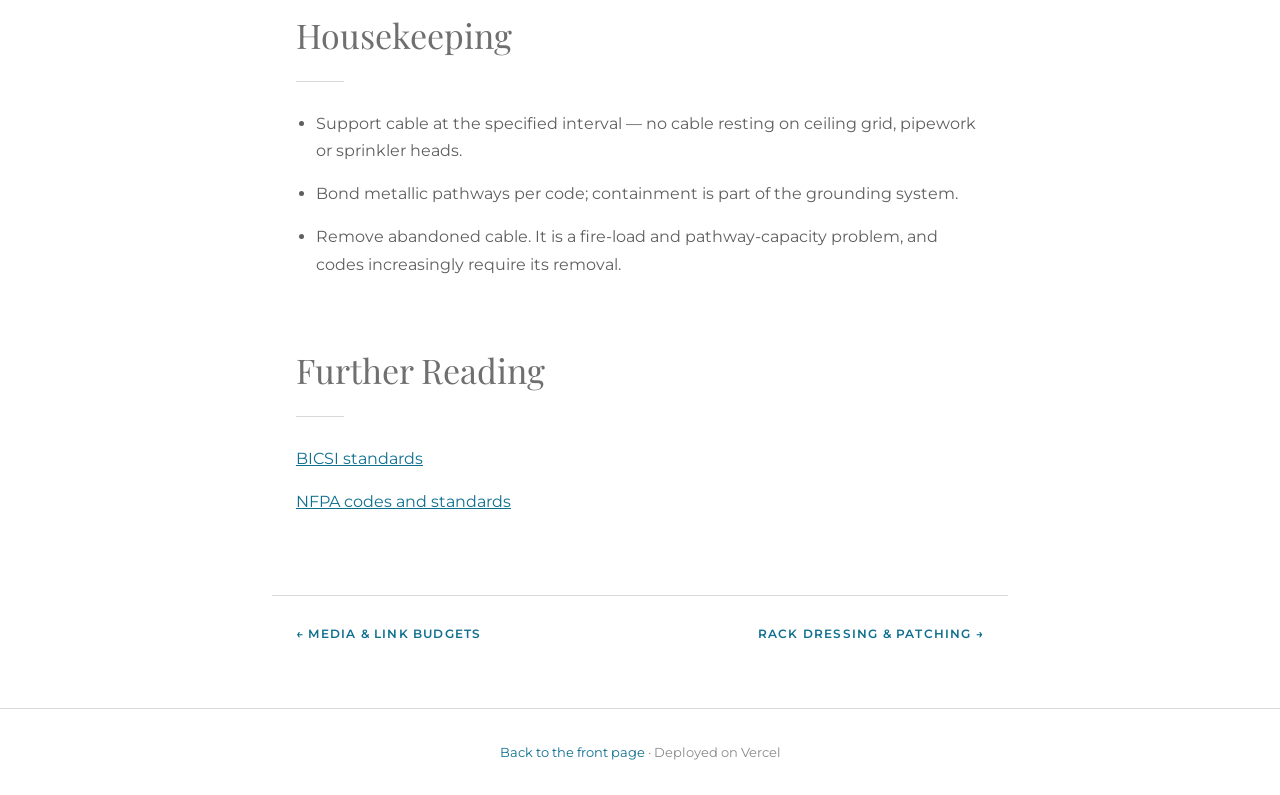
<file: topics/pathways.html>
<!DOCTYPE html>
<html lang="en">
  <head>
    <meta charset="utf-8" />
    <meta name="viewport" content="width=device-width, initial-scale=1" />
    <title>Pathways & Containment — Wire High</title>
    <meta name="description" content="Containment sized once, used for a decade." />
    <link rel="preconnect" href="https://fonts.googleapis.com" />
    <link rel="preconnect" href="https://fonts.gstatic.com" crossorigin />
    <link
      href="https://fonts.googleapis.com/css2?family=Playfair+Display:wght@400;500&family=Montserrat:wght@400;600;700&display=swap"
      rel="stylesheet"
    />
    <link rel="stylesheet" href="/styles.css" />
  </head>
  <body>
    <header class="hero hero-compact">
      <nav class="wordmark"><a href="/">Wire High</a></nav>
      <h1>Pathways &amp; Containment</h1>
      <p class="hero-sub">Containment sized once, used for a decade</p>
    </header>

    <nav class="topics-nav" aria-label="Topics">
      <ul>
        <li><a href="/topics/topology">Topology &amp; Spaces</a></li>
        <li><a href="/topics/media">Media &amp; Link Budgets</a></li>
        <li><a href="/topics/pathways" class="current">Pathways &amp; Containment</a></li>
        <li><a href="/topics/rack-dressing">Rack Dressing &amp; Patching</a></li>
        <li><a href="/topics/airflow">Airflow &amp; Thermal Discipline</a></li>
        <li><a href="/topics/documentation">Labeling, Records &amp; Testing</a></li>
      </ul>
    </nav>

    <main>
      <section class="prose">
        <p class="lede">Pathways are the part of the plant nobody re-does. Trays, ladder rack and conduits get installed at build time and then filled by every subsequent project, so fill ratio, separation and access are worth arguing about early.</p>
      </section>

      <section class="prose">
        <h2>Route options</h2>
        <span class="rule"></span>
        <ul class="detail">
          <li><strong>Overhead ladder rack.</strong> Strong, open and easy to inspect; the default for copper and fiber trunks above the cabinets, usually on two or three tiers to separate services.</li>
          <li><strong>Wire basket tray.</strong> Lighter and cheaper, good for branch runs, with edge protection where cable leaves the basket.</li>
          <li><strong>Fiber raceway.</strong> Enclosed, radius-controlled ducting for patch cords between patch fields, protecting cords from crushing and over-bending.</li>
          <li><strong>Underfloor.</strong> Still used where a raised floor exists, but it competes with cooling airflow and hides abandoned cable — keep it for power where possible.</li>
        </ul>
      </section>

      <section class="prose">
        <h2>Sizing and separation</h2>
        <span class="rule"></span>
        <ul class="detail">
          <li><strong>Fill ratio.</strong> Design to roughly 25 to 40 percent fill at handover so later projects have somewhere to go; a full tray forces cable to be laid on top of cable, crushing what is below.</li>
          <li><strong>Layering.</strong> Separate fiber, copper and power onto different tiers or trays. Fiber on top, never under a copper bundle.</li>
          <li><strong>Power separation.</strong> Maintain the separation your standard requires between unshielded copper and power runs, and cross at right angles when a crossing is unavoidable.</li>
          <li><strong>Bend and drop management.</strong> Use radius drops and waterfalls where cable leaves containment into a cabinet; a sharp tray edge is a slow-motion failure.</li>
        </ul>
      </section>

      <section class="prose">
        <h2>Housekeeping</h2>
        <span class="rule"></span>
        <ul class="detail">
          <li>Support cable at the specified interval — no cable resting on ceiling grid, pipework or sprinkler heads.</li>
          <li>Bond metallic pathways per code; containment is part of the grounding system.</li>
          <li>Remove abandoned cable. It is a fire-load and pathway-capacity problem, and codes increasingly require its removal.</li>
        </ul>
      </section>

      <section class="prose">
        <h2>Further Reading</h2>
        <span class="rule"></span>
        <ul class="detail plain">
          <li><a href="https://www.bicsi.org/standards">BICSI standards</a></li>
          <li><a href="https://www.nfpa.org/codes-and-standards">NFPA codes and standards</a></li>
        </ul>
      </section>

      <nav class="pager" aria-label="Other topics">
        <a class="prev" href="/topics/media">&larr; Media &amp; Link Budgets</a>
        <a class="next" href="/topics/rack-dressing">Rack Dressing &amp; Patching &rarr;</a>
      </nav>
    </main>

    <footer>
      <p><a href="/">Back to the front page</a> · Deployed on Vercel</p>
    </footer>
  </body>
</html>
</file>
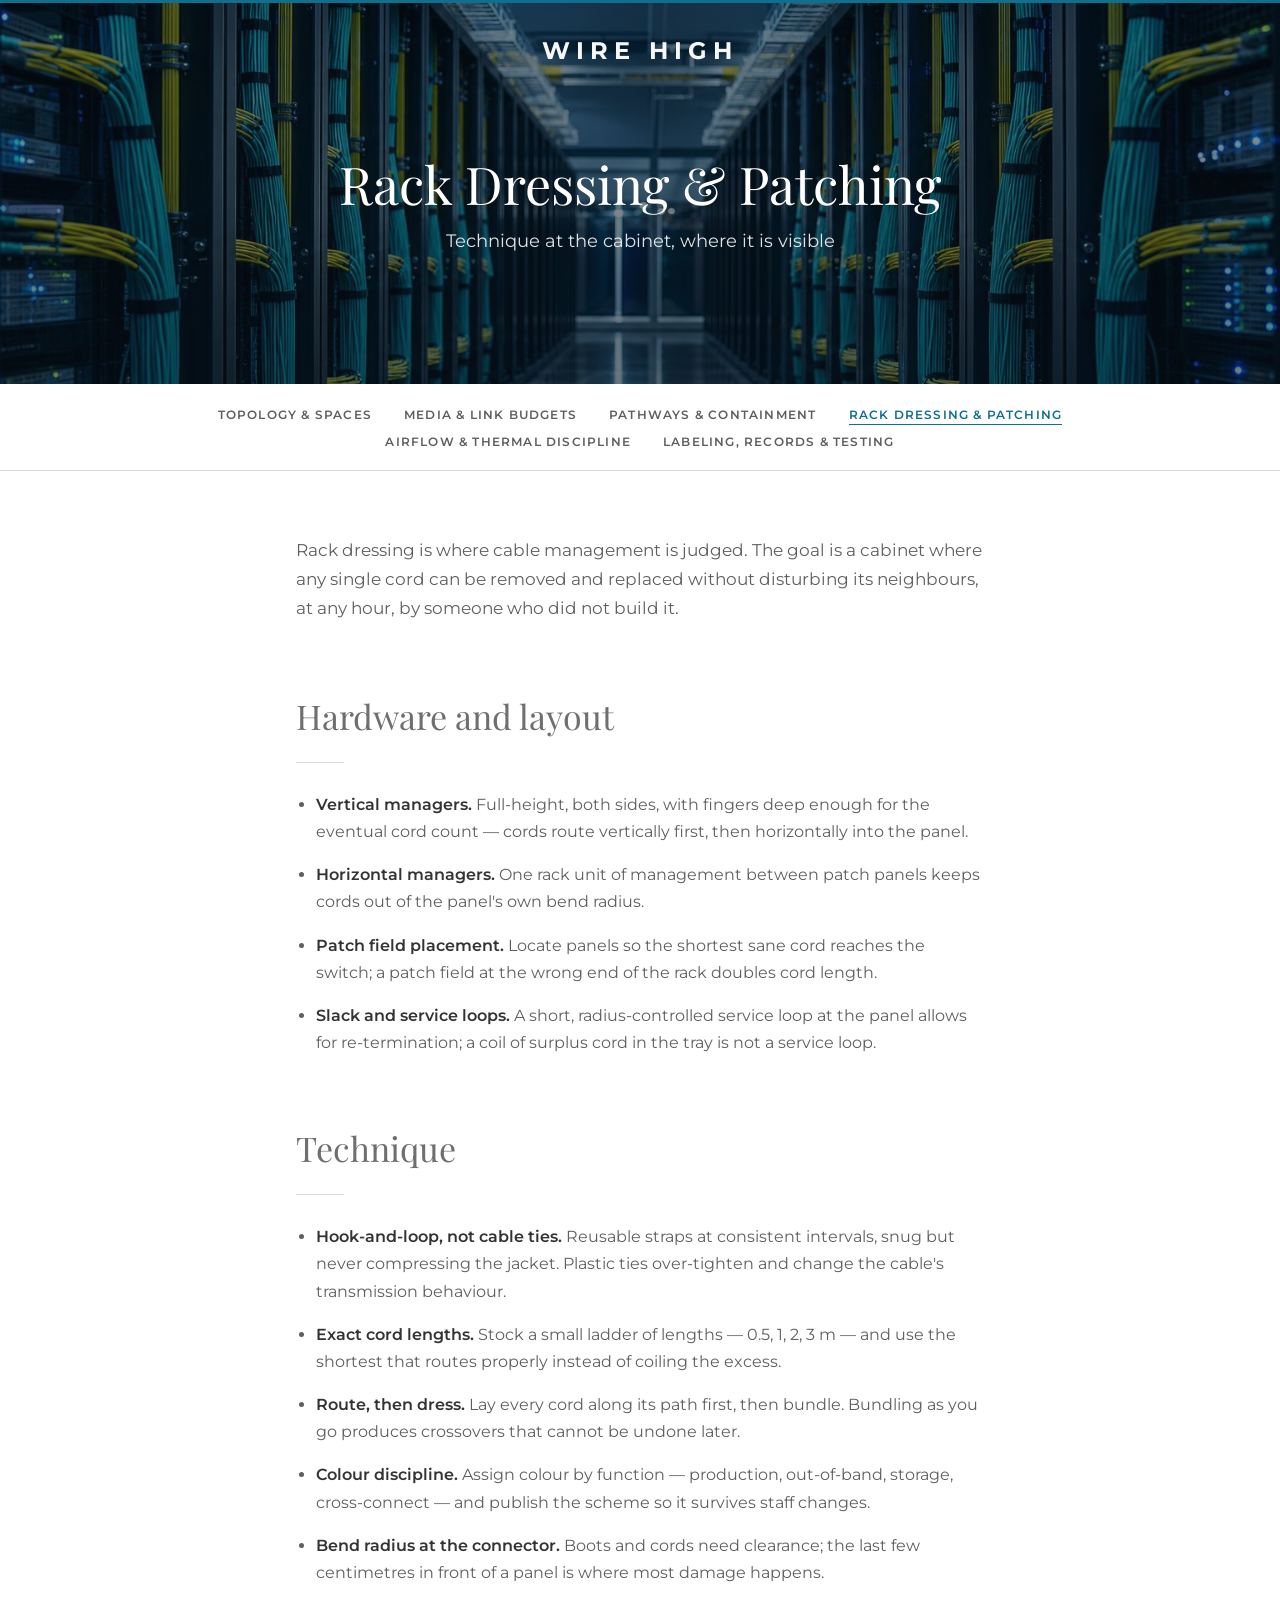
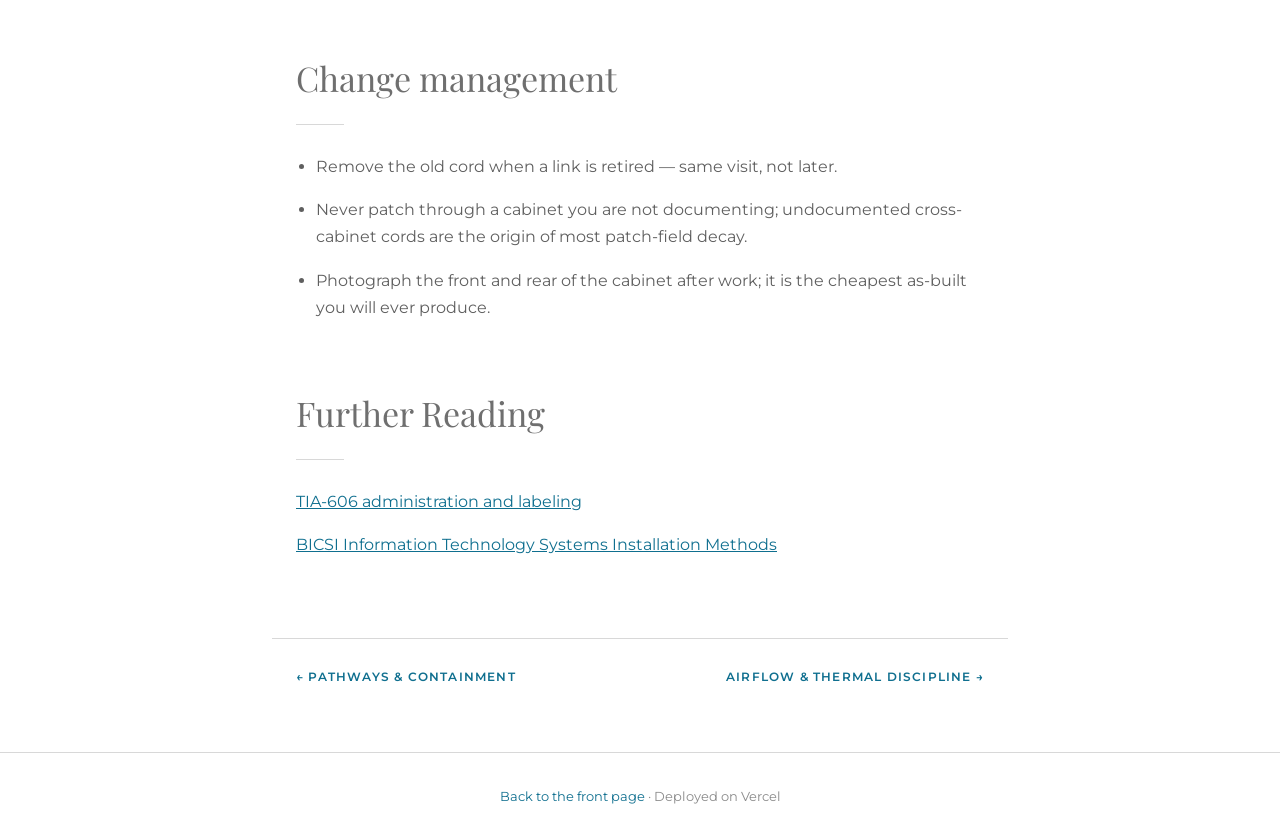
<file: topics/rack-dressing.html>
<!DOCTYPE html>
<html lang="en">
  <head>
    <meta charset="utf-8" />
    <meta name="viewport" content="width=device-width, initial-scale=1" />
    <title>Rack Dressing & Patching — Wire High</title>
    <meta name="description" content="Technique at the cabinet, where it is visible." />
    <link rel="preconnect" href="https://fonts.googleapis.com" />
    <link rel="preconnect" href="https://fonts.gstatic.com" crossorigin />
    <link
      href="https://fonts.googleapis.com/css2?family=Playfair+Display:wght@400;500&family=Montserrat:wght@400;600;700&display=swap"
      rel="stylesheet"
    />
    <link rel="stylesheet" href="/styles.css" />
  </head>
  <body>
    <header class="hero hero-compact">
      <nav class="wordmark"><a href="/">Wire High</a></nav>
      <h1>Rack Dressing &amp; Patching</h1>
      <p class="hero-sub">Technique at the cabinet, where it is visible</p>
    </header>

    <nav class="topics-nav" aria-label="Topics">
      <ul>
        <li><a href="/topics/topology">Topology &amp; Spaces</a></li>
        <li><a href="/topics/media">Media &amp; Link Budgets</a></li>
        <li><a href="/topics/pathways">Pathways &amp; Containment</a></li>
        <li><a href="/topics/rack-dressing" class="current">Rack Dressing &amp; Patching</a></li>
        <li><a href="/topics/airflow">Airflow &amp; Thermal Discipline</a></li>
        <li><a href="/topics/documentation">Labeling, Records &amp; Testing</a></li>
      </ul>
    </nav>

    <main>
      <section class="prose">
        <p class="lede">Rack dressing is where cable management is judged. The goal is a cabinet where any single cord can be removed and replaced without disturbing its neighbours, at any hour, by someone who did not build it.</p>
      </section>

      <section class="prose">
        <h2>Hardware and layout</h2>
        <span class="rule"></span>
        <ul class="detail">
          <li><strong>Vertical managers.</strong> Full-height, both sides, with fingers deep enough for the eventual cord count — cords route vertically first, then horizontally into the panel.</li>
          <li><strong>Horizontal managers.</strong> One rack unit of management between patch panels keeps cords out of the panel's own bend radius.</li>
          <li><strong>Patch field placement.</strong> Locate panels so the shortest sane cord reaches the switch; a patch field at the wrong end of the rack doubles cord length.</li>
          <li><strong>Slack and service loops.</strong> A short, radius-controlled service loop at the panel allows for re-termination; a coil of surplus cord in the tray is not a service loop.</li>
        </ul>
      </section>

      <section class="prose">
        <h2>Technique</h2>
        <span class="rule"></span>
        <ul class="detail">
          <li><strong>Hook-and-loop, not cable ties.</strong> Reusable straps at consistent intervals, snug but never compressing the jacket. Plastic ties over-tighten and change the cable's transmission behaviour.</li>
          <li><strong>Exact cord lengths.</strong> Stock a small ladder of lengths — 0.5, 1, 2, 3 m — and use the shortest that routes properly instead of coiling the excess.</li>
          <li><strong>Route, then dress.</strong> Lay every cord along its path first, then bundle. Bundling as you go produces crossovers that cannot be undone later.</li>
          <li><strong>Colour discipline.</strong> Assign colour by function — production, out-of-band, storage, cross-connect — and publish the scheme so it survives staff changes.</li>
          <li><strong>Bend radius at the connector.</strong> Boots and cords need clearance; the last few centimetres in front of a panel is where most damage happens.</li>
        </ul>
      </section>

      <section class="prose">
        <h2>Change management</h2>
        <span class="rule"></span>
        <ul class="detail">
          <li>Remove the old cord when a link is retired — same visit, not later.</li>
          <li>Never patch through a cabinet you are not documenting; undocumented cross-cabinet cords are the origin of most patch-field decay.</li>
          <li>Photograph the front and rear of the cabinet after work; it is the cheapest as-built you will ever produce.</li>
        </ul>
      </section>

      <section class="prose">
        <h2>Further Reading</h2>
        <span class="rule"></span>
        <ul class="detail plain">
          <li><a href="https://tiaonline.org/what-we-do/standards/">TIA-606 administration and labeling</a></li>
          <li><a href="https://www.bicsi.org/standards">BICSI Information Technology Systems Installation Methods</a></li>
        </ul>
      </section>

      <nav class="pager" aria-label="Other topics">
        <a class="prev" href="/topics/pathways">&larr; Pathways &amp; Containment</a>
        <a class="next" href="/topics/airflow">Airflow &amp; Thermal Discipline &rarr;</a>
      </nav>
    </main>

    <footer>
      <p><a href="/">Back to the front page</a> · Deployed on Vercel</p>
    </footer>
  </body>
</html>
</file>
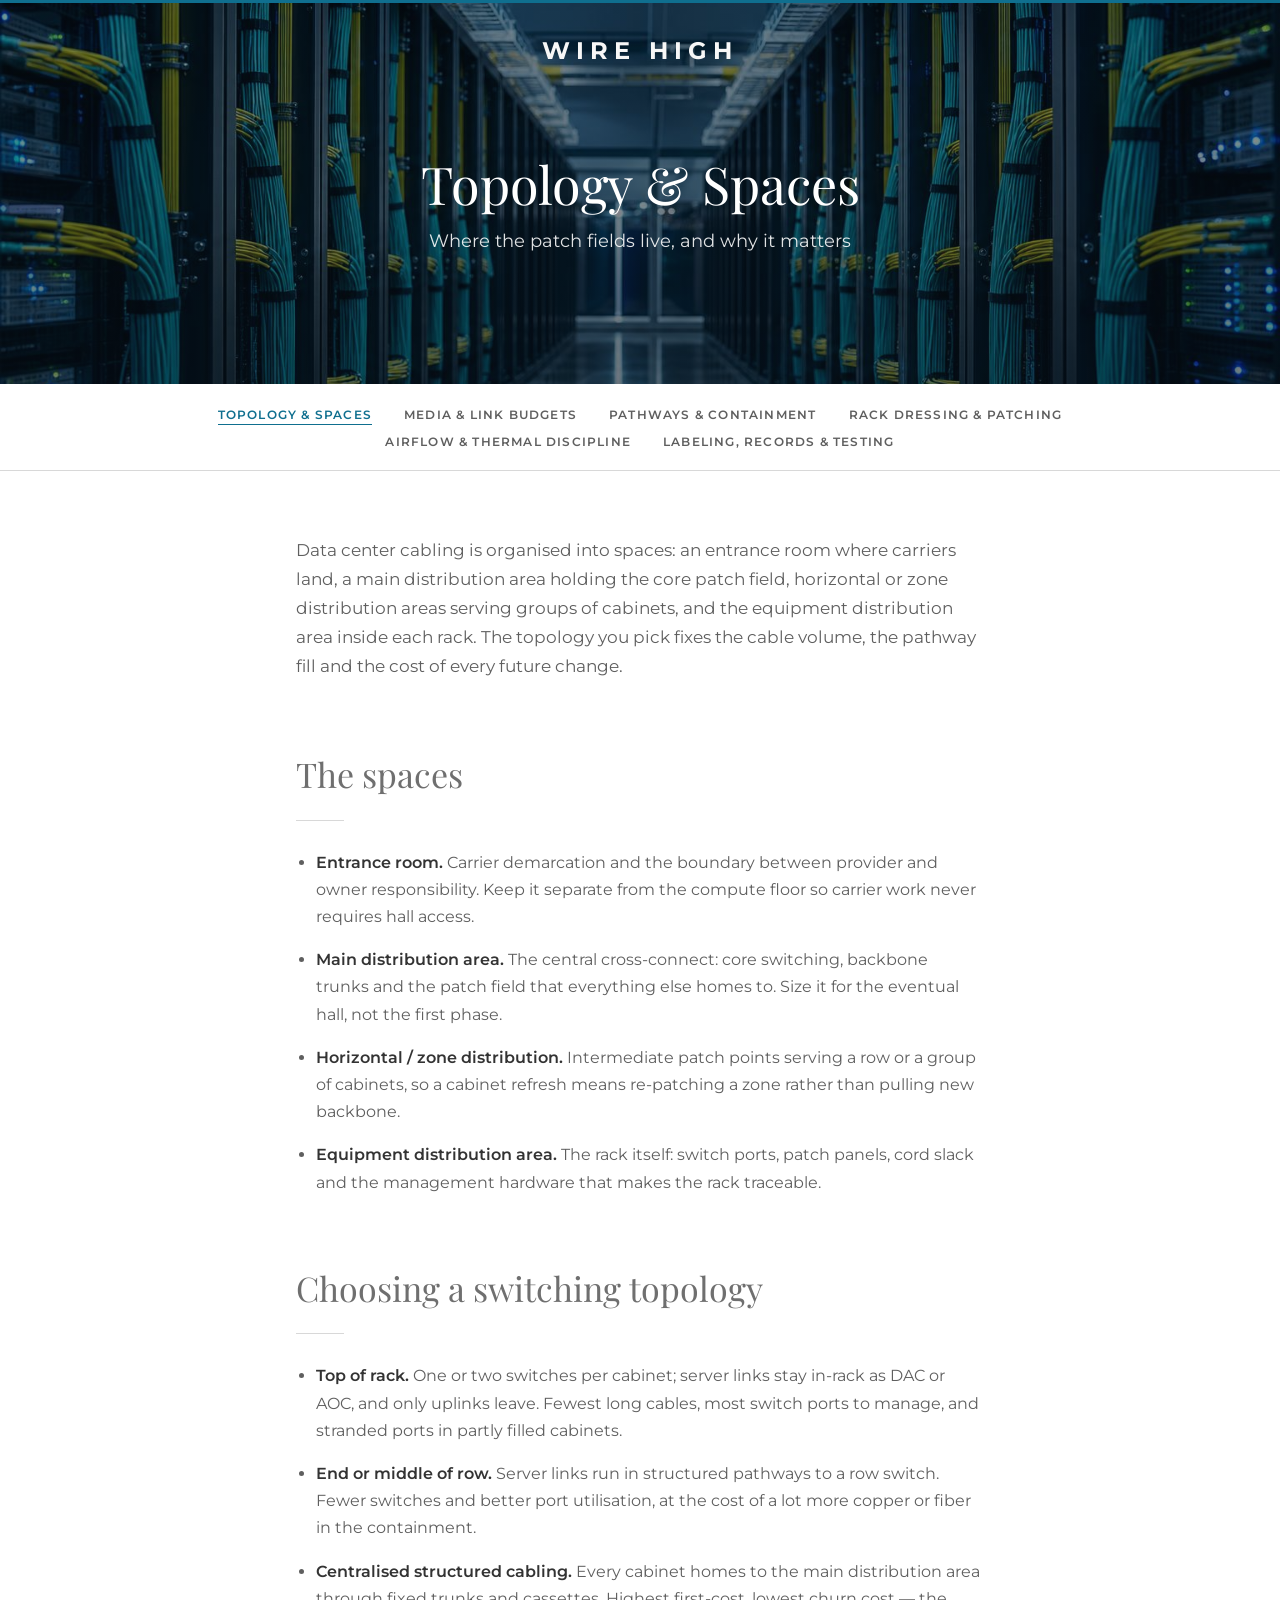
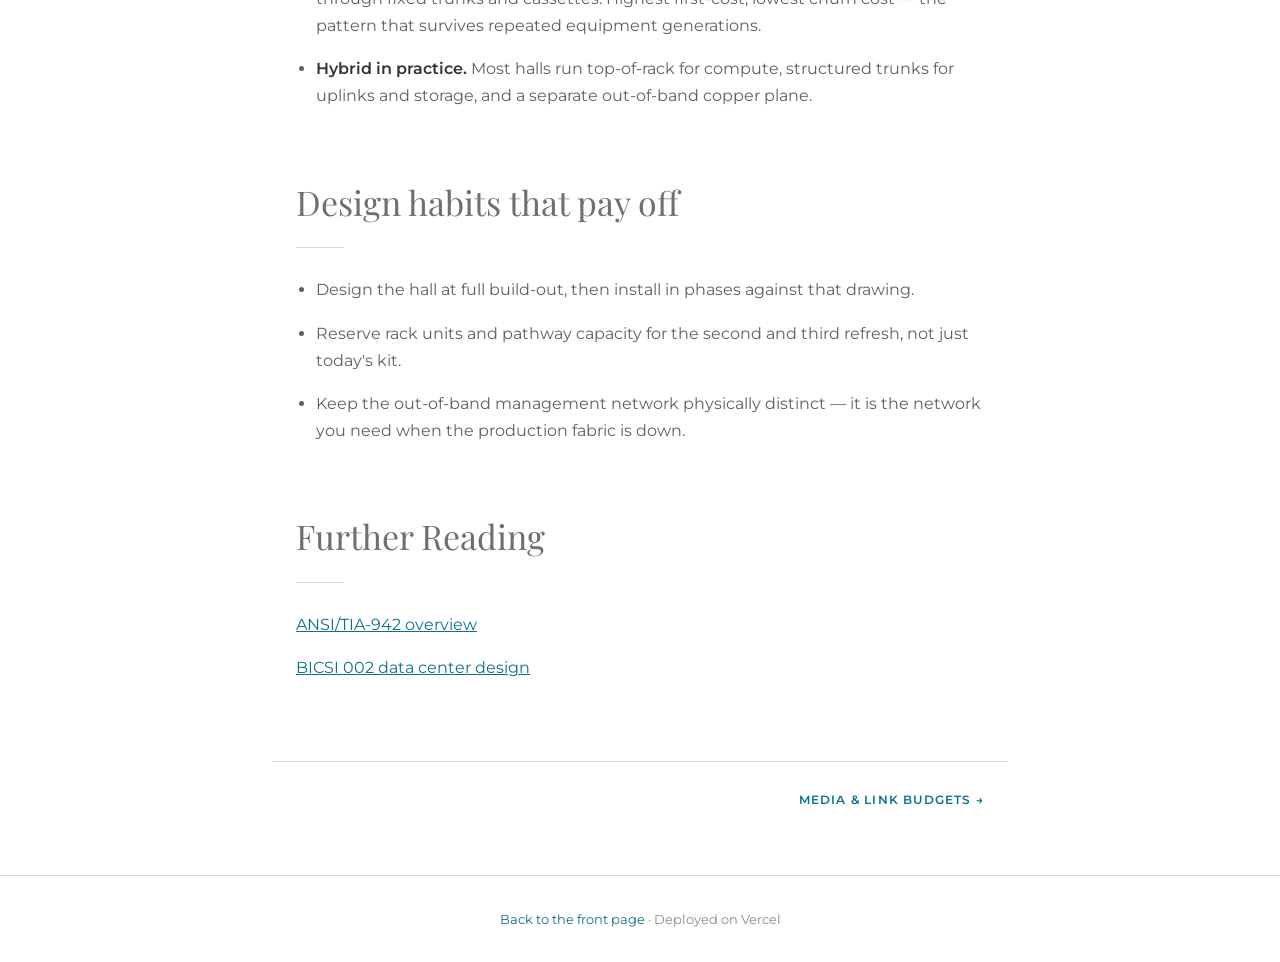
<file: topics/topology.html>
<!DOCTYPE html>
<html lang="en">
  <head>
    <meta charset="utf-8" />
    <meta name="viewport" content="width=device-width, initial-scale=1" />
    <title>Topology & Spaces — Wire High</title>
    <meta name="description" content="Where the patch fields live, and why it matters." />
    <link rel="preconnect" href="https://fonts.googleapis.com" />
    <link rel="preconnect" href="https://fonts.gstatic.com" crossorigin />
    <link
      href="https://fonts.googleapis.com/css2?family=Playfair+Display:wght@400;500&family=Montserrat:wght@400;600;700&display=swap"
      rel="stylesheet"
    />
    <link rel="stylesheet" href="/styles.css" />
  </head>
  <body>
    <header class="hero hero-compact">
      <nav class="wordmark"><a href="/">Wire High</a></nav>
      <h1>Topology &amp; Spaces</h1>
      <p class="hero-sub">Where the patch fields live, and why it matters</p>
    </header>

    <nav class="topics-nav" aria-label="Topics">
      <ul>
        <li><a href="/topics/topology" class="current">Topology &amp; Spaces</a></li>
        <li><a href="/topics/media">Media &amp; Link Budgets</a></li>
        <li><a href="/topics/pathways">Pathways &amp; Containment</a></li>
        <li><a href="/topics/rack-dressing">Rack Dressing &amp; Patching</a></li>
        <li><a href="/topics/airflow">Airflow &amp; Thermal Discipline</a></li>
        <li><a href="/topics/documentation">Labeling, Records &amp; Testing</a></li>
      </ul>
    </nav>

    <main>
      <section class="prose">
        <p class="lede">Data center cabling is organised into spaces: an entrance room where carriers land, a main distribution area holding the core patch field, horizontal or zone distribution areas serving groups of cabinets, and the equipment distribution area inside each rack. The topology you pick fixes the cable volume, the pathway fill and the cost of every future change.</p>
      </section>

      <section class="prose">
        <h2>The spaces</h2>
        <span class="rule"></span>
        <ul class="detail">
          <li><strong>Entrance room.</strong> Carrier demarcation and the boundary between provider and owner responsibility. Keep it separate from the compute floor so carrier work never requires hall access.</li>
          <li><strong>Main distribution area.</strong> The central cross-connect: core switching, backbone trunks and the patch field that everything else homes to. Size it for the eventual hall, not the first phase.</li>
          <li><strong>Horizontal / zone distribution.</strong> Intermediate patch points serving a row or a group of cabinets, so a cabinet refresh means re-patching a zone rather than pulling new backbone.</li>
          <li><strong>Equipment distribution area.</strong> The rack itself: switch ports, patch panels, cord slack and the management hardware that makes the rack traceable.</li>
        </ul>
      </section>

      <section class="prose">
        <h2>Choosing a switching topology</h2>
        <span class="rule"></span>
        <ul class="detail">
          <li><strong>Top of rack.</strong> One or two switches per cabinet; server links stay in-rack as DAC or AOC, and only uplinks leave. Fewest long cables, most switch ports to manage, and stranded ports in partly filled cabinets.</li>
          <li><strong>End or middle of row.</strong> Server links run in structured pathways to a row switch. Fewer switches and better port utilisation, at the cost of a lot more copper or fiber in the containment.</li>
          <li><strong>Centralised structured cabling.</strong> Every cabinet homes to the main distribution area through fixed trunks and cassettes. Highest first-cost, lowest churn cost — the pattern that survives repeated equipment generations.</li>
          <li><strong>Hybrid in practice.</strong> Most halls run top-of-rack for compute, structured trunks for uplinks and storage, and a separate out-of-band copper plane.</li>
        </ul>
      </section>

      <section class="prose">
        <h2>Design habits that pay off</h2>
        <span class="rule"></span>
        <ul class="detail">
          <li>Design the hall at full build-out, then install in phases against that drawing.</li>
          <li>Reserve rack units and pathway capacity for the second and third refresh, not just today's kit.</li>
          <li>Keep the out-of-band management network physically distinct — it is the network you need when the production fabric is down.</li>
        </ul>
      </section>

      <section class="prose">
        <h2>Further Reading</h2>
        <span class="rule"></span>
        <ul class="detail plain">
          <li><a href="https://tiaonline.org/what-we-do/standards/">ANSI/TIA-942 overview</a></li>
          <li><a href="https://www.bicsi.org/standards">BICSI 002 data center design</a></li>
        </ul>
      </section>

      <nav class="pager" aria-label="Other topics">
        <a class="next" href="/topics/media">Media &amp; Link Budgets &rarr;</a>
      </nav>
    </main>

    <footer>
      <p><a href="/">Back to the front page</a> · Deployed on Vercel</p>
    </footer>
  </body>
</html>
</file>
<file: styles.css>
:root {
  --serif: "Playfair Display", Georgia, serif;
  --sans: Montserrat, "Helvetica Neue", Arial, sans-serif;
  --ink: #333333;
  --heading: #6f6f6f;
  --muted: #5f5f5f;
  --alt-bg: #f6f6f6;
  --line: #d8d8d8;
  --accent: #0f6f8f;
}

* {
  box-sizing: border-box;
}

body {
  margin: 0;
  background: #ffffff;
  color: var(--ink);
  font-family: var(--sans);
  font-size: 1rem;
  line-height: 1.7;
}

/* Hero */
.hero {
  position: relative;
  min-height: min(78vh, 40rem);
  padding: 2rem 1.5rem 4rem;
  display: flex;
  flex-direction: column;
  align-items: center;
  justify-content: center;
  text-align: center;
  color: #ffffff;
  background: linear-gradient(rgba(6, 18, 28, 0.45), rgba(6, 18, 28, 0.55)),
    url("/assets/hero.jpg") center / cover no-repeat;
  border-top: 3px solid var(--accent);
}

.wordmark {
  position: absolute;
  top: 1.75rem;
  left: 0;
  right: 0;
}

.wordmark a {
  color: #f7f7f7;
  font-family: var(--sans);
  font-weight: 700;
  font-size: clamp(0.9rem, 2.2vw, 1.5rem);
  letter-spacing: 0.25em;
  text-transform: uppercase;
  text-decoration: none;
}

.hero h1 {
  margin: 4rem 0 1rem;
  max-width: 46rem;
  font-family: var(--serif);
  font-weight: 400;
  font-size: clamp(2.25rem, 7vw, 4rem);
  line-height: 1.15;
}

.hero-sub {
  margin: 0;
  max-width: 34rem;
  font-size: clamp(0.95rem, 2vw, 1.125rem);
  color: rgba(255, 255, 255, 0.88);
}

/* Sections */
.section {
  padding: 5rem 1.5rem;
}

.section.alt {
  background: var(--alt-bg);
}

.section > * {
  margin-left: auto;
  margin-right: auto;
}

h2 {
  margin: 0;
  color: var(--heading);
  font-family: var(--serif);
  font-weight: 400;
  font-size: clamp(1.9rem, 5vw, 3rem);
  text-align: center;
}

.rule {
  display: block;
  width: 3rem;
  height: 1px;
  margin: 1.5rem auto 2rem;
  background: var(--line);
}

.lede {
  max-width: 46rem;
  color: var(--muted);
  font-size: 1.0625rem;
}

.lede.center {
  text-align: center;
}

/* Cards */
.grid {
  display: grid;
  gap: 1.5rem;
  grid-template-columns: repeat(auto-fit, minmax(17rem, 1fr));
  max-width: 68rem;
}

.card {
  padding: 2rem;
  background: #ffffff;
  border: 1px solid var(--line);
}

.card h3 {
  margin: 0 0 0.75rem;
  color: var(--heading);
  font-family: var(--serif);
  font-weight: 500;
  font-size: 1.375rem;
}

.card h3 a {
  color: inherit;
  text-decoration: none;
}

.card:hover {
  border-color: var(--accent);
}

.card:hover h3 a {
  color: var(--accent);
}

.card .more {
  display: inline-block;
  margin-top: 1.25rem;
  color: var(--accent);
  font-weight: 600;
  font-size: 0.75rem;
  letter-spacing: 0.12em;
  text-transform: uppercase;
  text-decoration: none;
}

.card .more:hover {
  text-decoration: underline;
}

.card p {
  margin: 0;
  color: var(--muted);
  font-size: 0.9375rem;
}

/* Table */
.table-wrap {
  max-width: 68rem;
  overflow-x: auto;
}

table {
  width: 100%;
  border-collapse: collapse;
  font-size: 0.9375rem;
}

th,
td {
  padding: 0.9rem 1rem;
  text-align: left;
  border-bottom: 1px solid var(--line);
  vertical-align: top;
}

thead th {
  color: var(--heading);
  font-family: var(--sans);
  font-weight: 700;
  font-size: 0.75rem;
  letter-spacing: 0.12em;
  text-transform: uppercase;
  white-space: nowrap;
}

tbody td:first-child {
  font-weight: 600;
  color: var(--ink);
  white-space: nowrap;
}

tbody tr:hover {
  background: rgba(15, 111, 143, 0.04);
}

/* Compact hero + topic nav */
.hero-compact {
  min-height: min(46vh, 24rem);
}

.hero-compact h1 {
  margin: 3.5rem 0 0.75rem;
  font-size: clamp(1.9rem, 5.5vw, 3.25rem);
}

.topics-nav {
  background: #ffffff;
  border-bottom: 1px solid var(--line);
  position: sticky;
  top: 0;
  z-index: 2;
}

.topics-nav ul {
  display: flex;
  flex-wrap: wrap;
  justify-content: center;
  gap: 0 2rem;
  max-width: 68rem;
  margin: 0 auto;
  padding: 1rem 1.5rem;
  list-style: none;
}

.topics-nav a {
  color: var(--muted);
  font-size: 0.75rem;
  font-weight: 600;
  letter-spacing: 0.1em;
  text-transform: uppercase;
  text-decoration: none;
  padding-bottom: 2px;
  border-bottom: 1px solid transparent;
}

.topics-nav a:hover,
.topics-nav a.current {
  color: var(--accent);
  border-bottom-color: var(--accent);
}

/* Article prose */
.prose {
  max-width: 46rem;
  margin: 0 auto;
  padding: 3rem 1.5rem 0;
}

.prose:last-of-type {
  padding-bottom: 3rem;
}

.prose h2 {
  text-align: left;
  font-size: clamp(1.5rem, 3.5vw, 2.125rem);
}

.prose .rule {
  margin: 1rem 0 1.75rem;
}

ul.detail {
  margin: 0;
  padding-left: 1.25rem;
  color: var(--muted);
}

ul.detail li {
  margin-bottom: 1rem;
}

ul.detail strong {
  color: var(--ink);
  font-weight: 600;
}

ul.detail.plain {
  list-style: none;
  padding-left: 0;
}

ul.detail a {
  color: var(--accent);
}

.pager {
  display: flex;
  flex-wrap: wrap;
  justify-content: space-between;
  gap: 1rem;
  max-width: 46rem;
  margin: 1rem auto 4rem;
  padding: 1.75rem 1.5rem 0;
  border-top: 1px solid var(--line);
}

.pager a {
  color: var(--accent);
  font-size: 0.75rem;
  font-weight: 600;
  letter-spacing: 0.1em;
  text-transform: uppercase;
  text-decoration: none;
}

.pager .next {
  margin-left: auto;
}

.pager a:hover {
  text-decoration: underline;
}

footer a {
  color: var(--accent);
  text-decoration: none;
}

footer a:hover {
  text-decoration: underline;
}

/* Links + footer */
.links {
  display: flex;
  flex-wrap: wrap;
  justify-content: center;
  gap: 2rem;
  margin-top: 2.5rem;
}

.links a {
  color: var(--accent);
  font-weight: 600;
  font-size: 0.8125rem;
  letter-spacing: 0.12em;
  text-transform: uppercase;
  text-decoration: none;
  border-bottom: 1px solid transparent;
  padding-bottom: 2px;
}

.links a:hover {
  border-bottom-color: var(--accent);
}

footer {
  padding: 2rem 1.5rem;
  text-align: center;
  color: #8a8a8a;
  font-size: 0.8125rem;
  border-top: 1px solid var(--line);
}

footer p {
  margin: 0;
}
</file>
